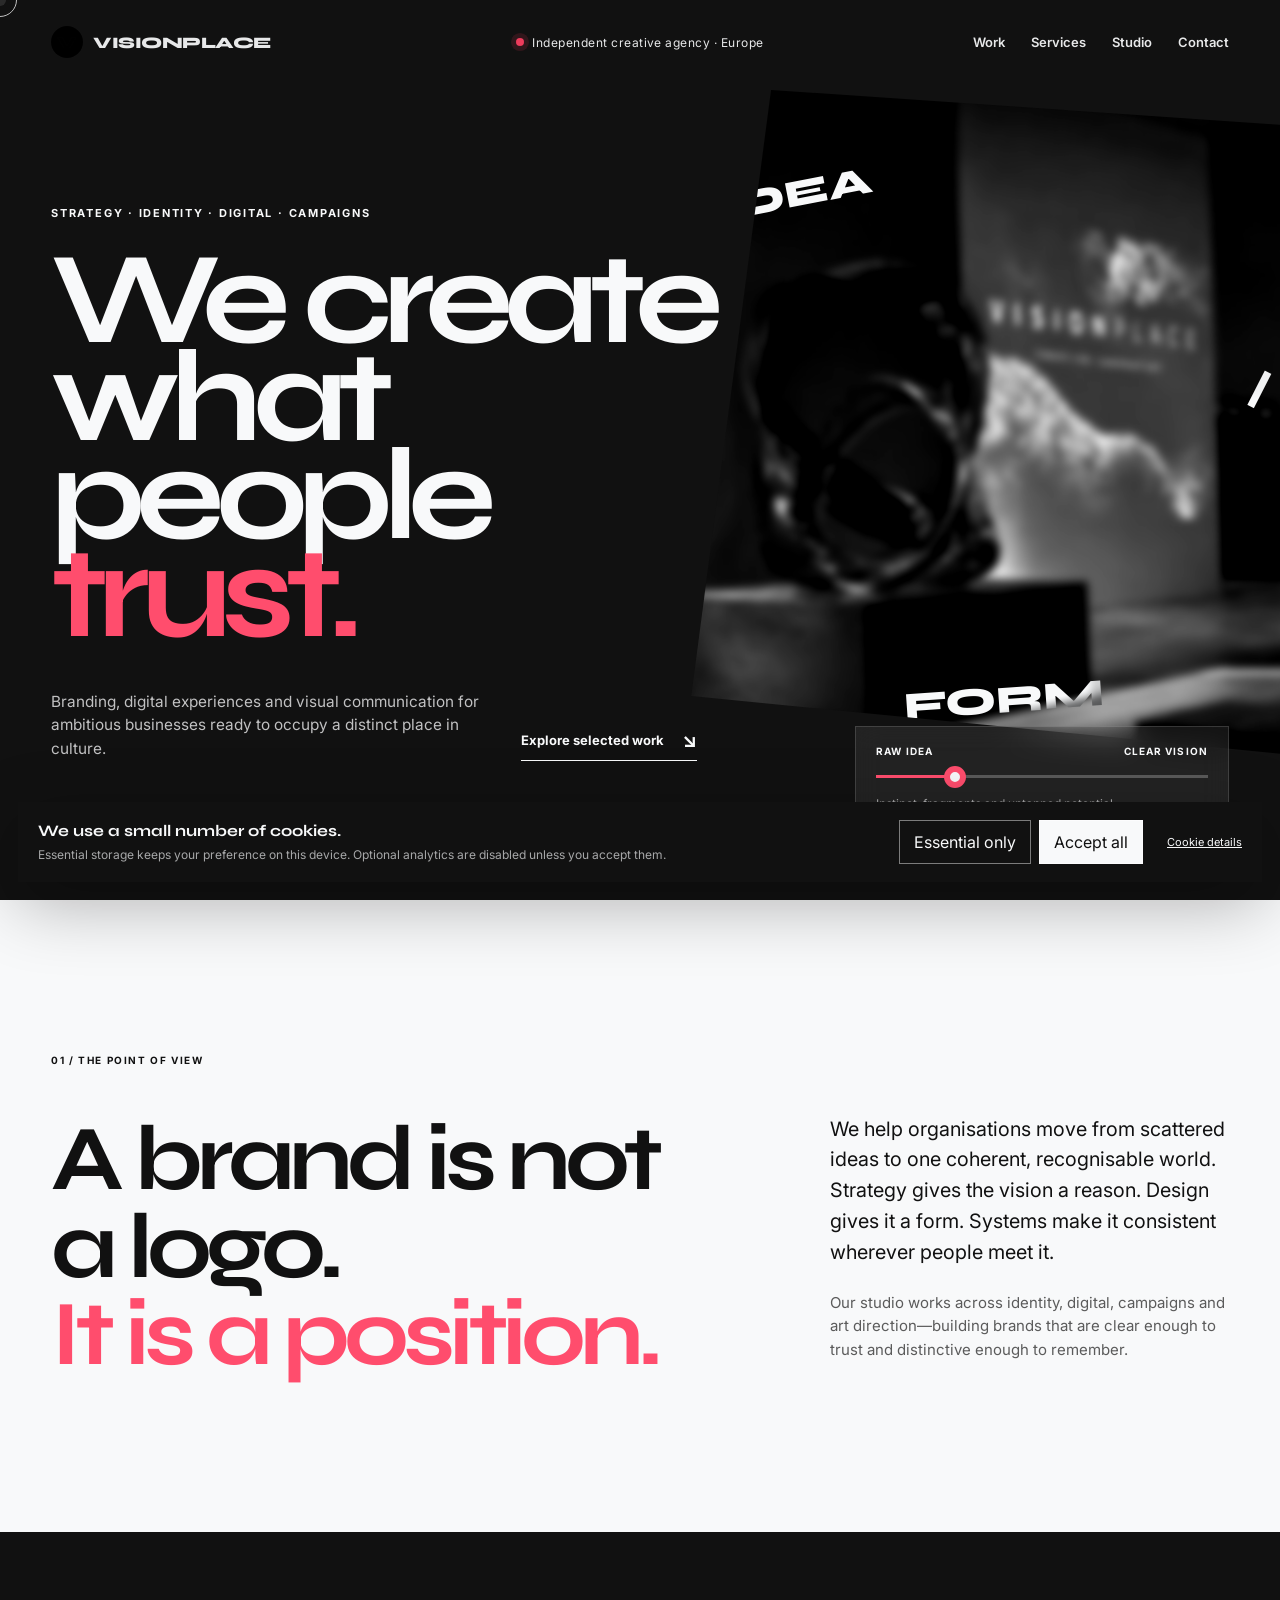
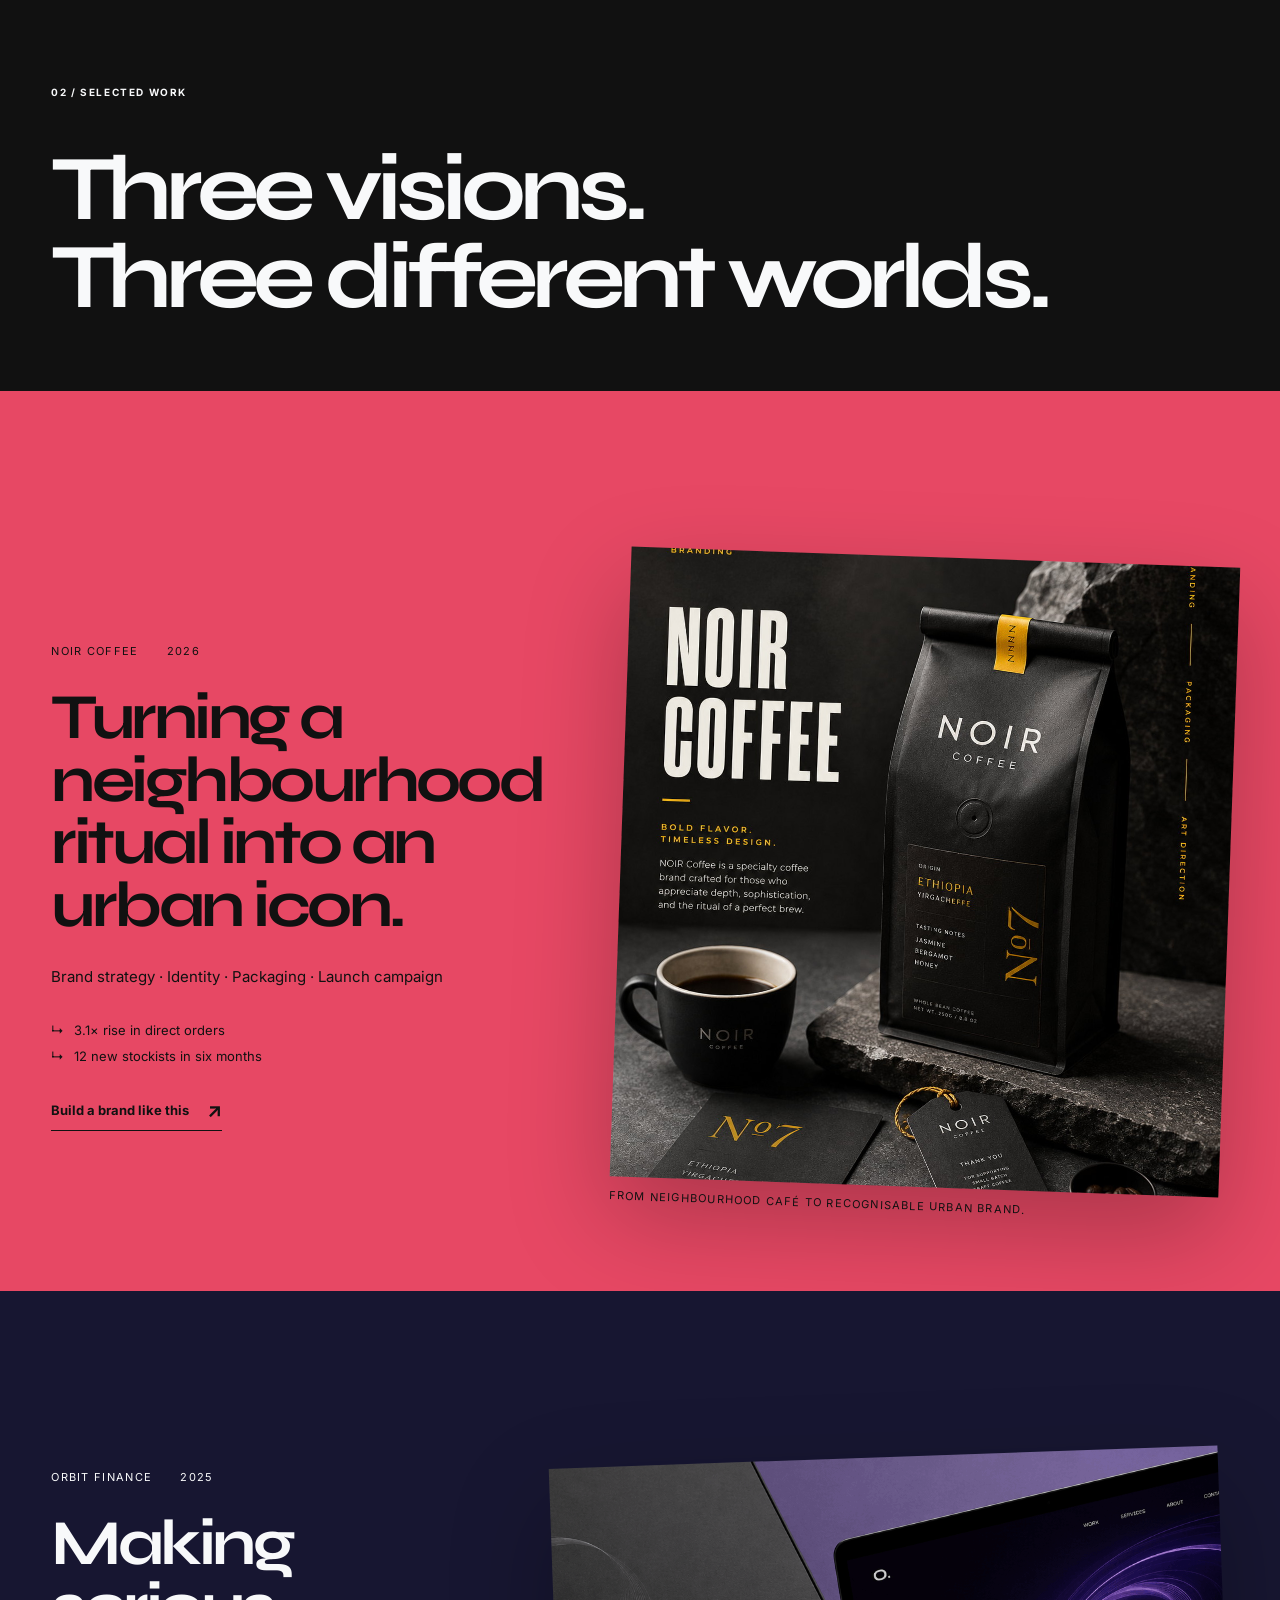
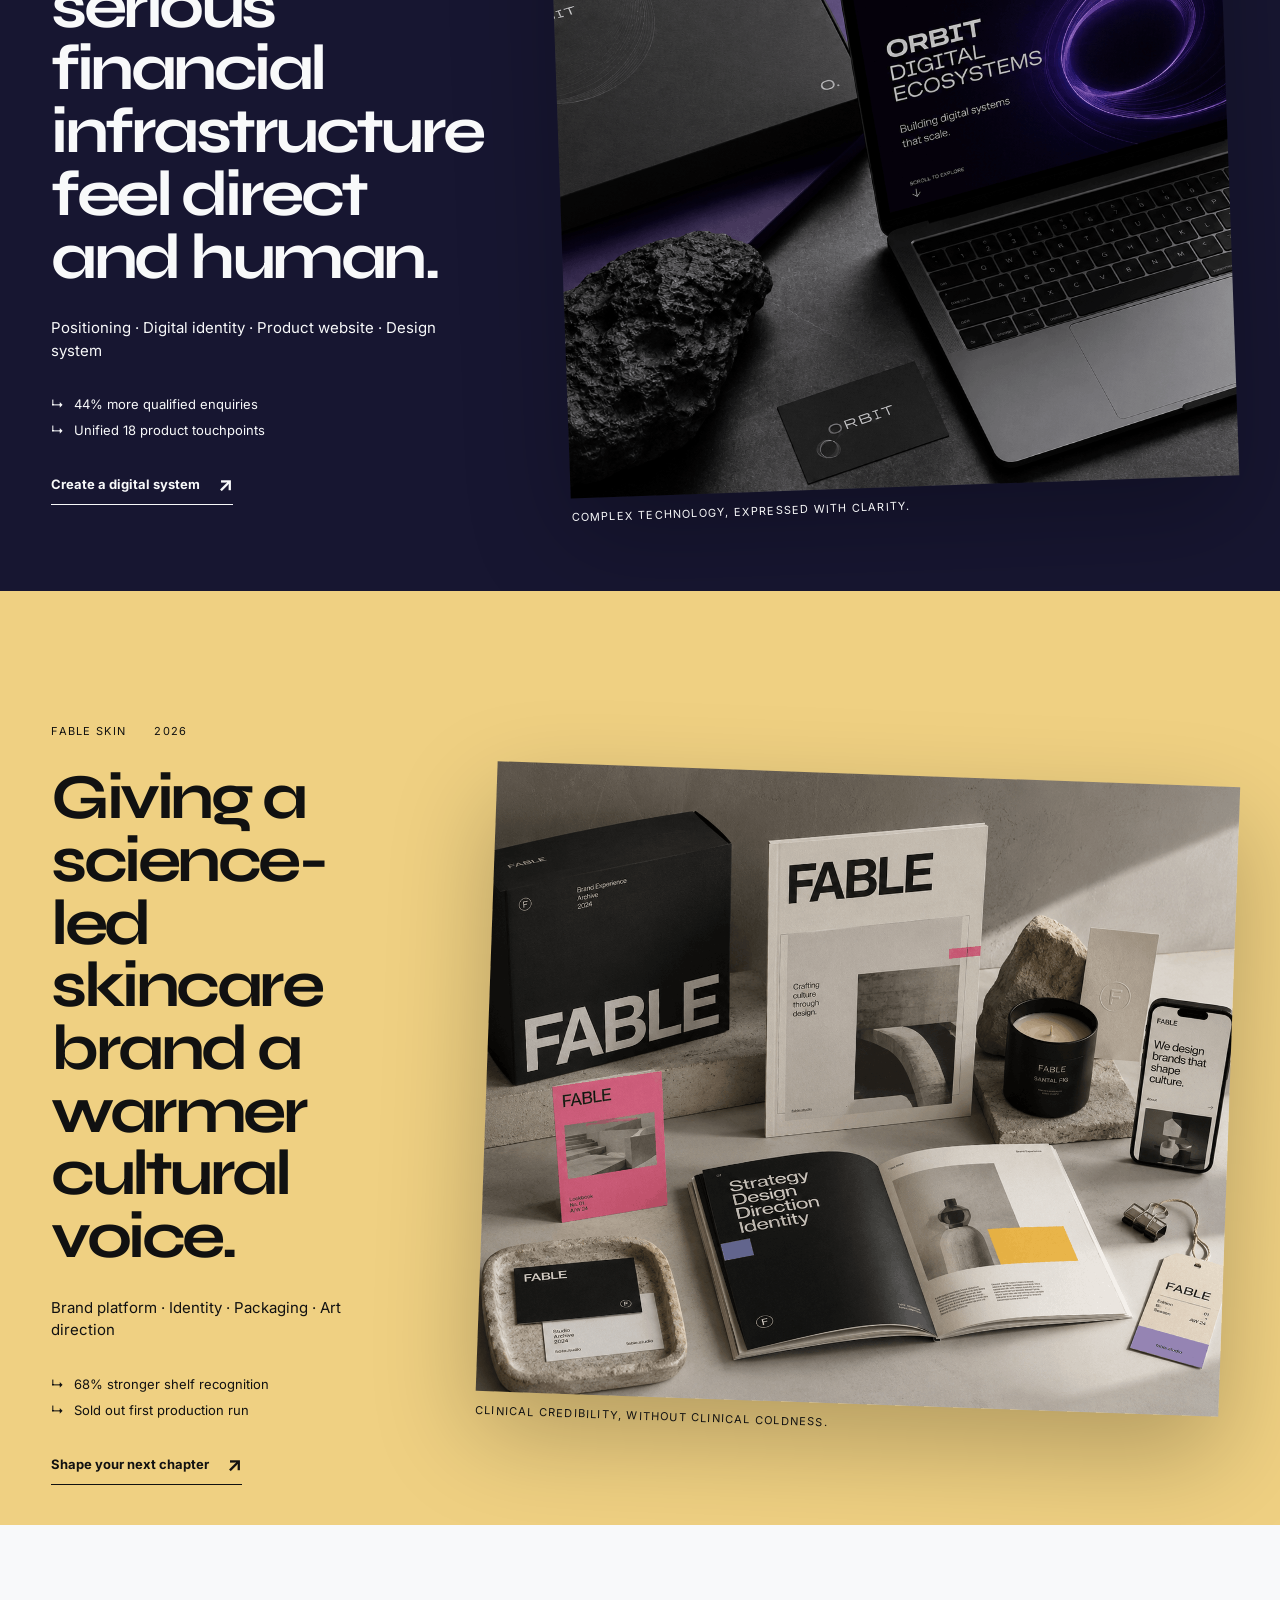
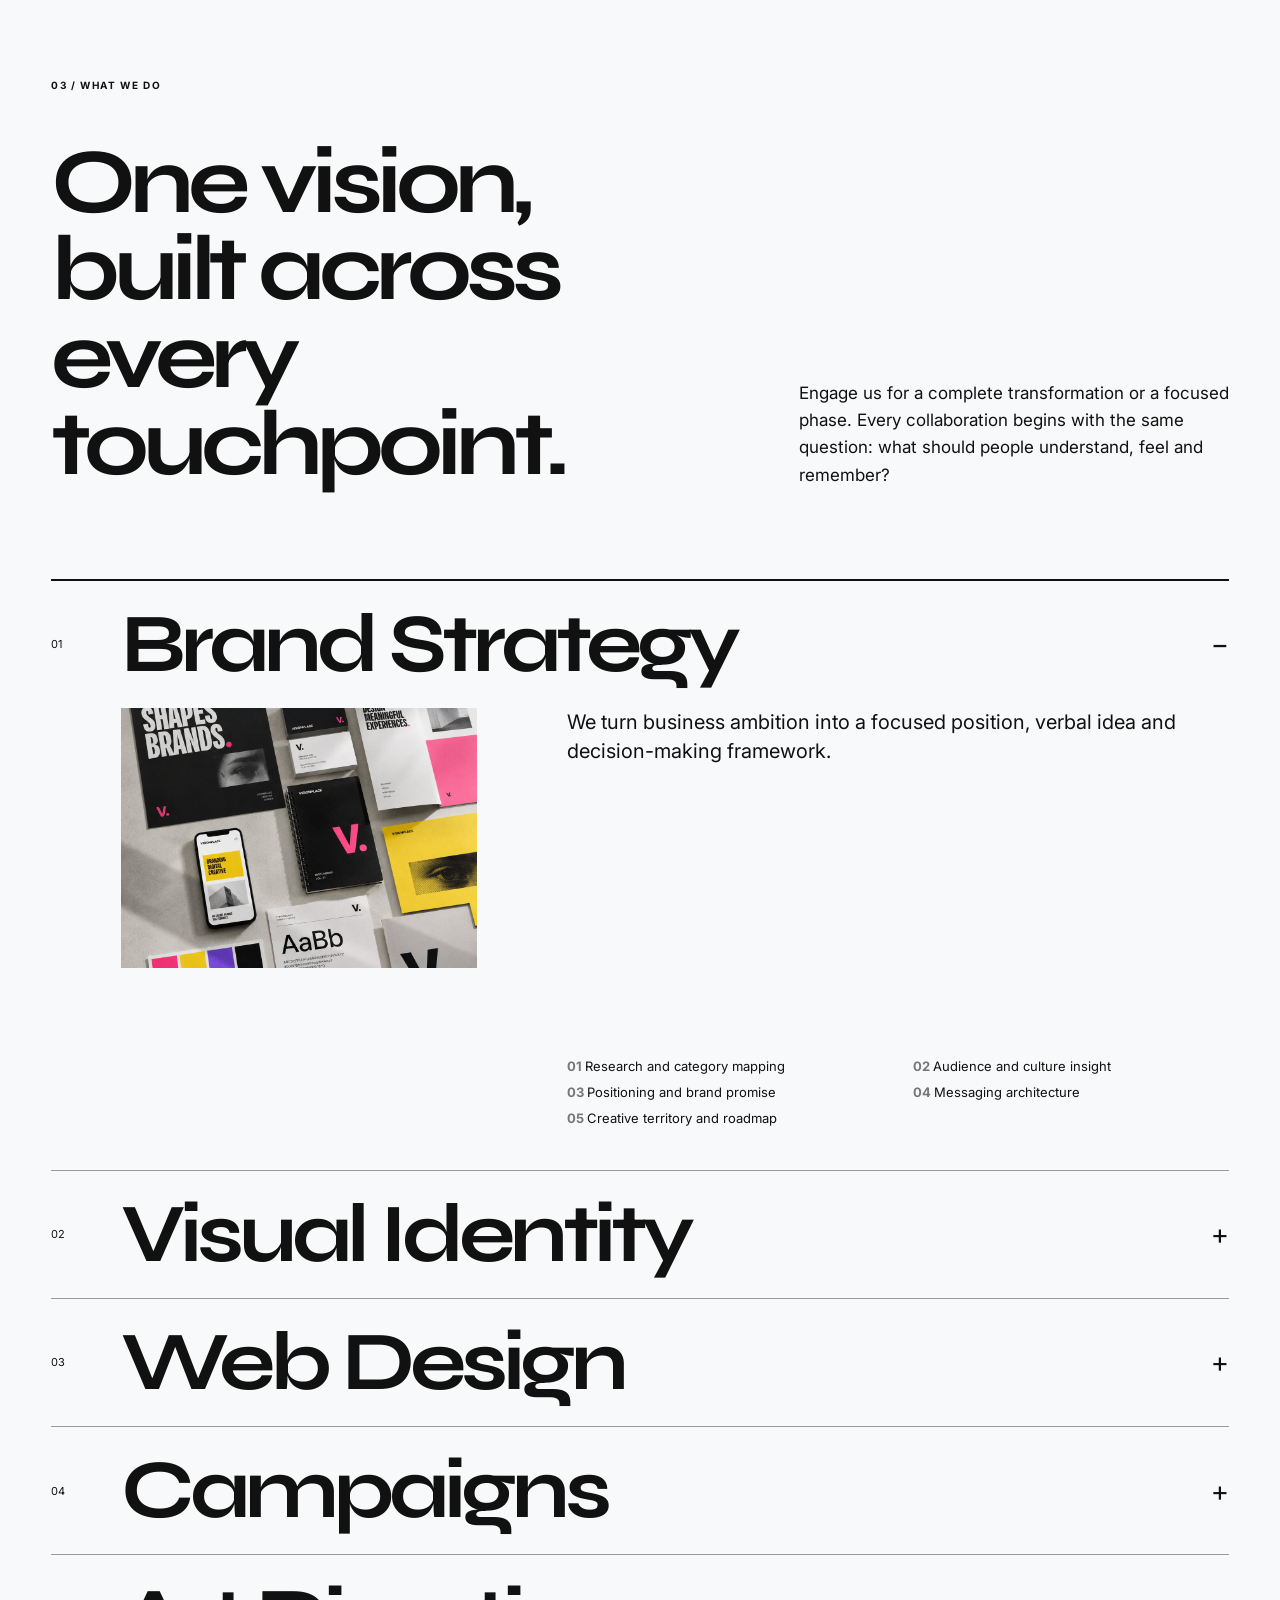
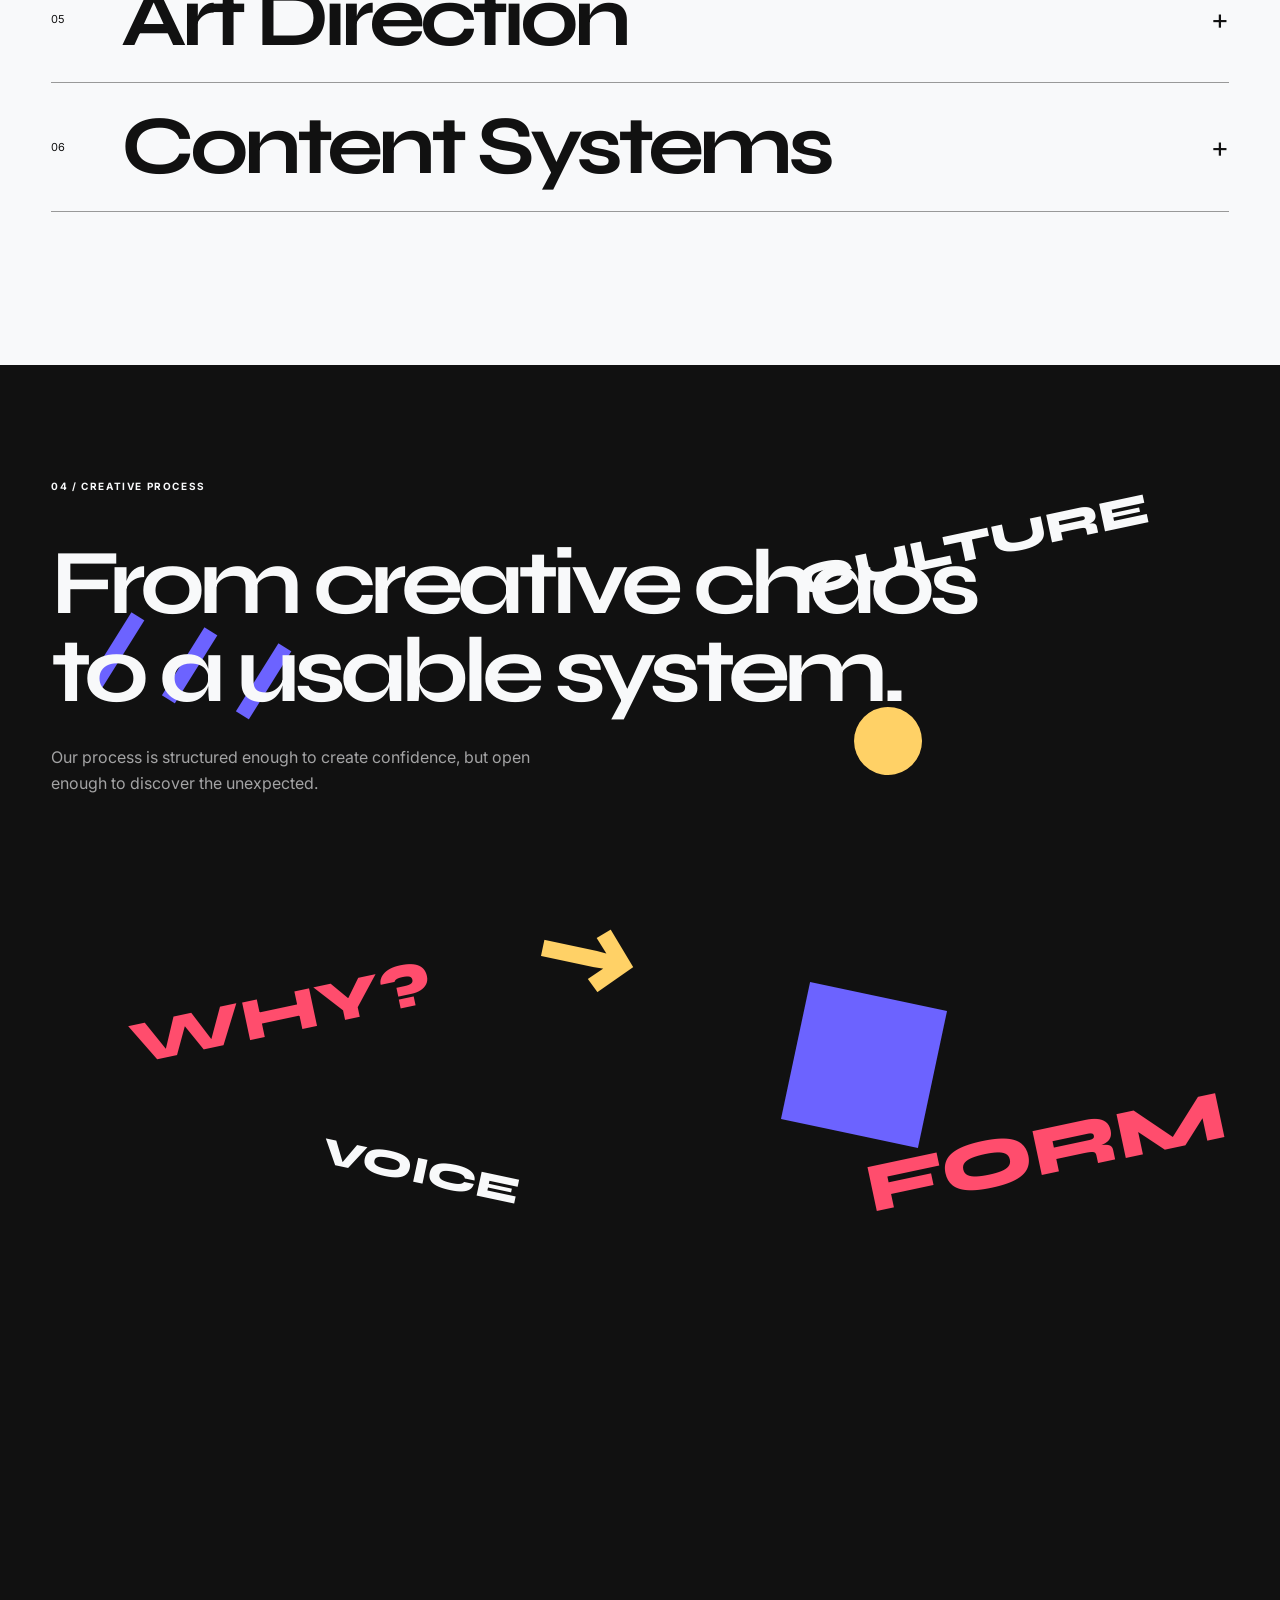
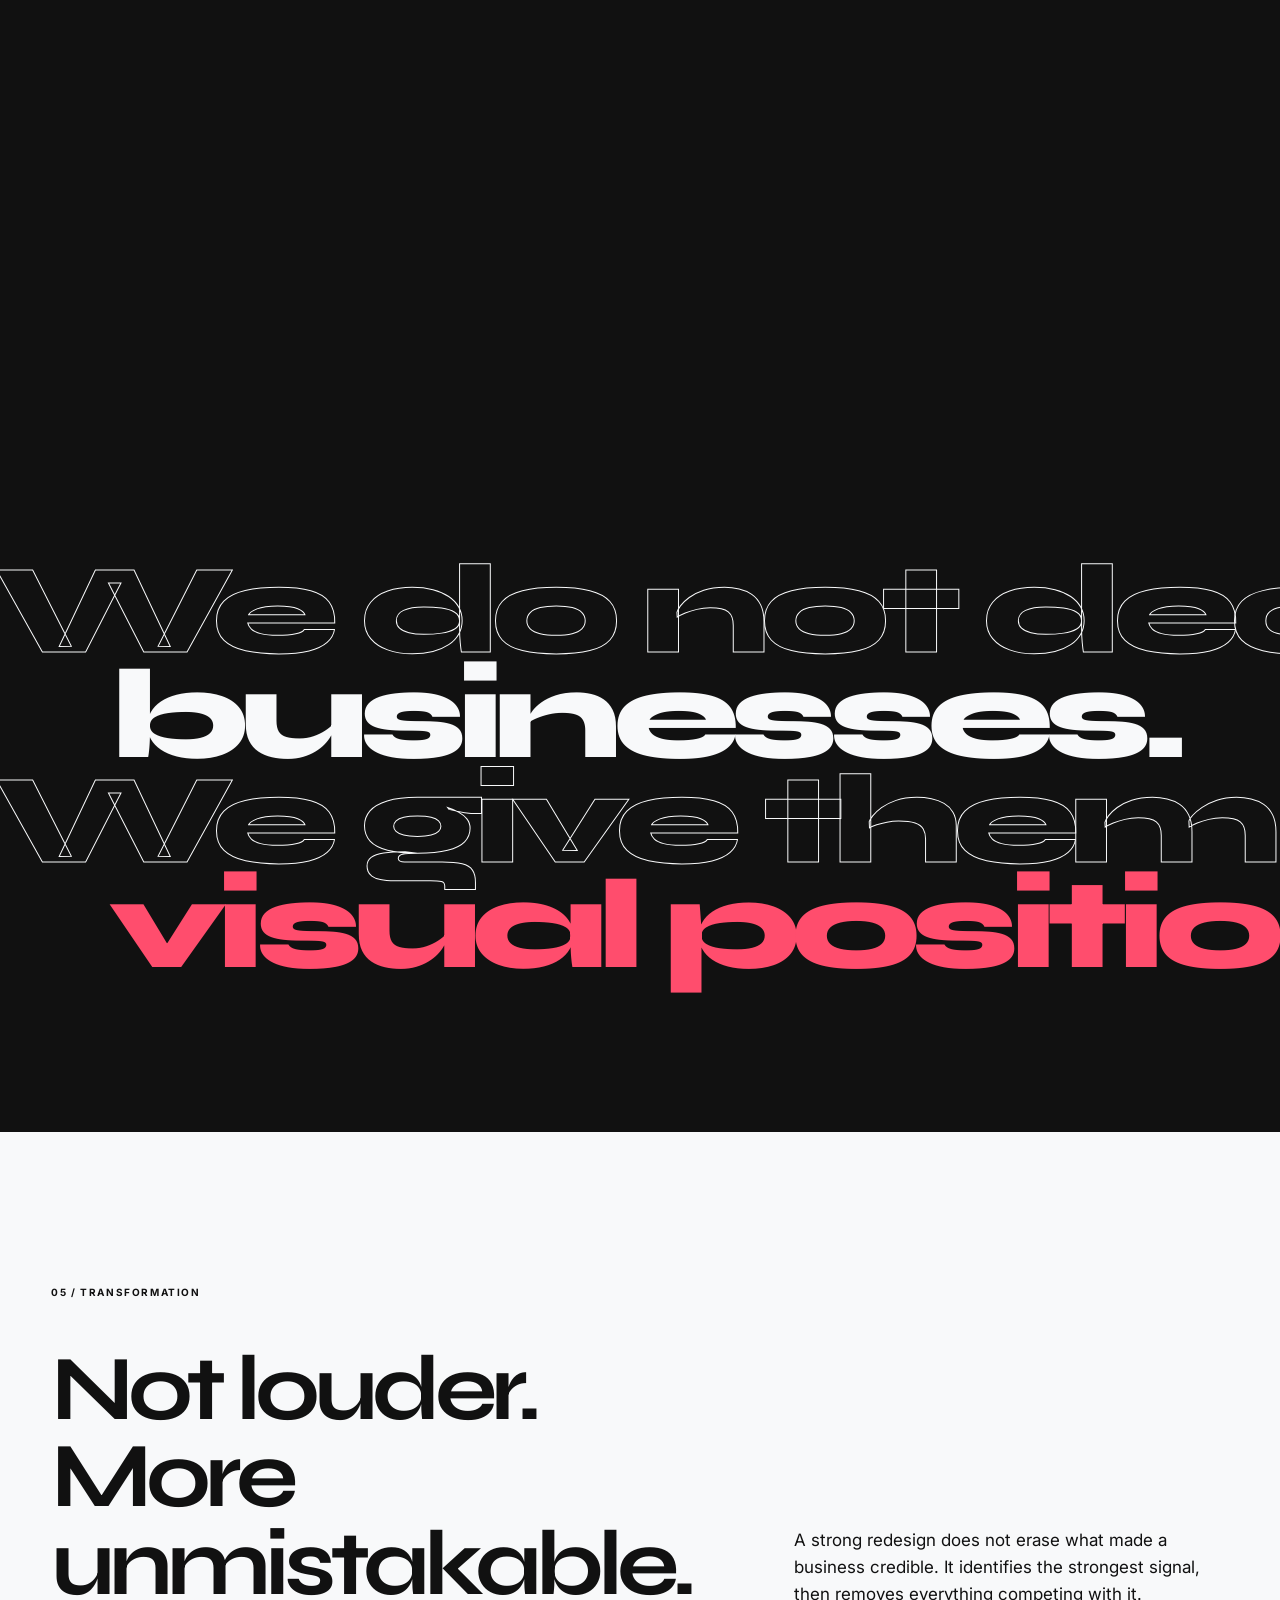
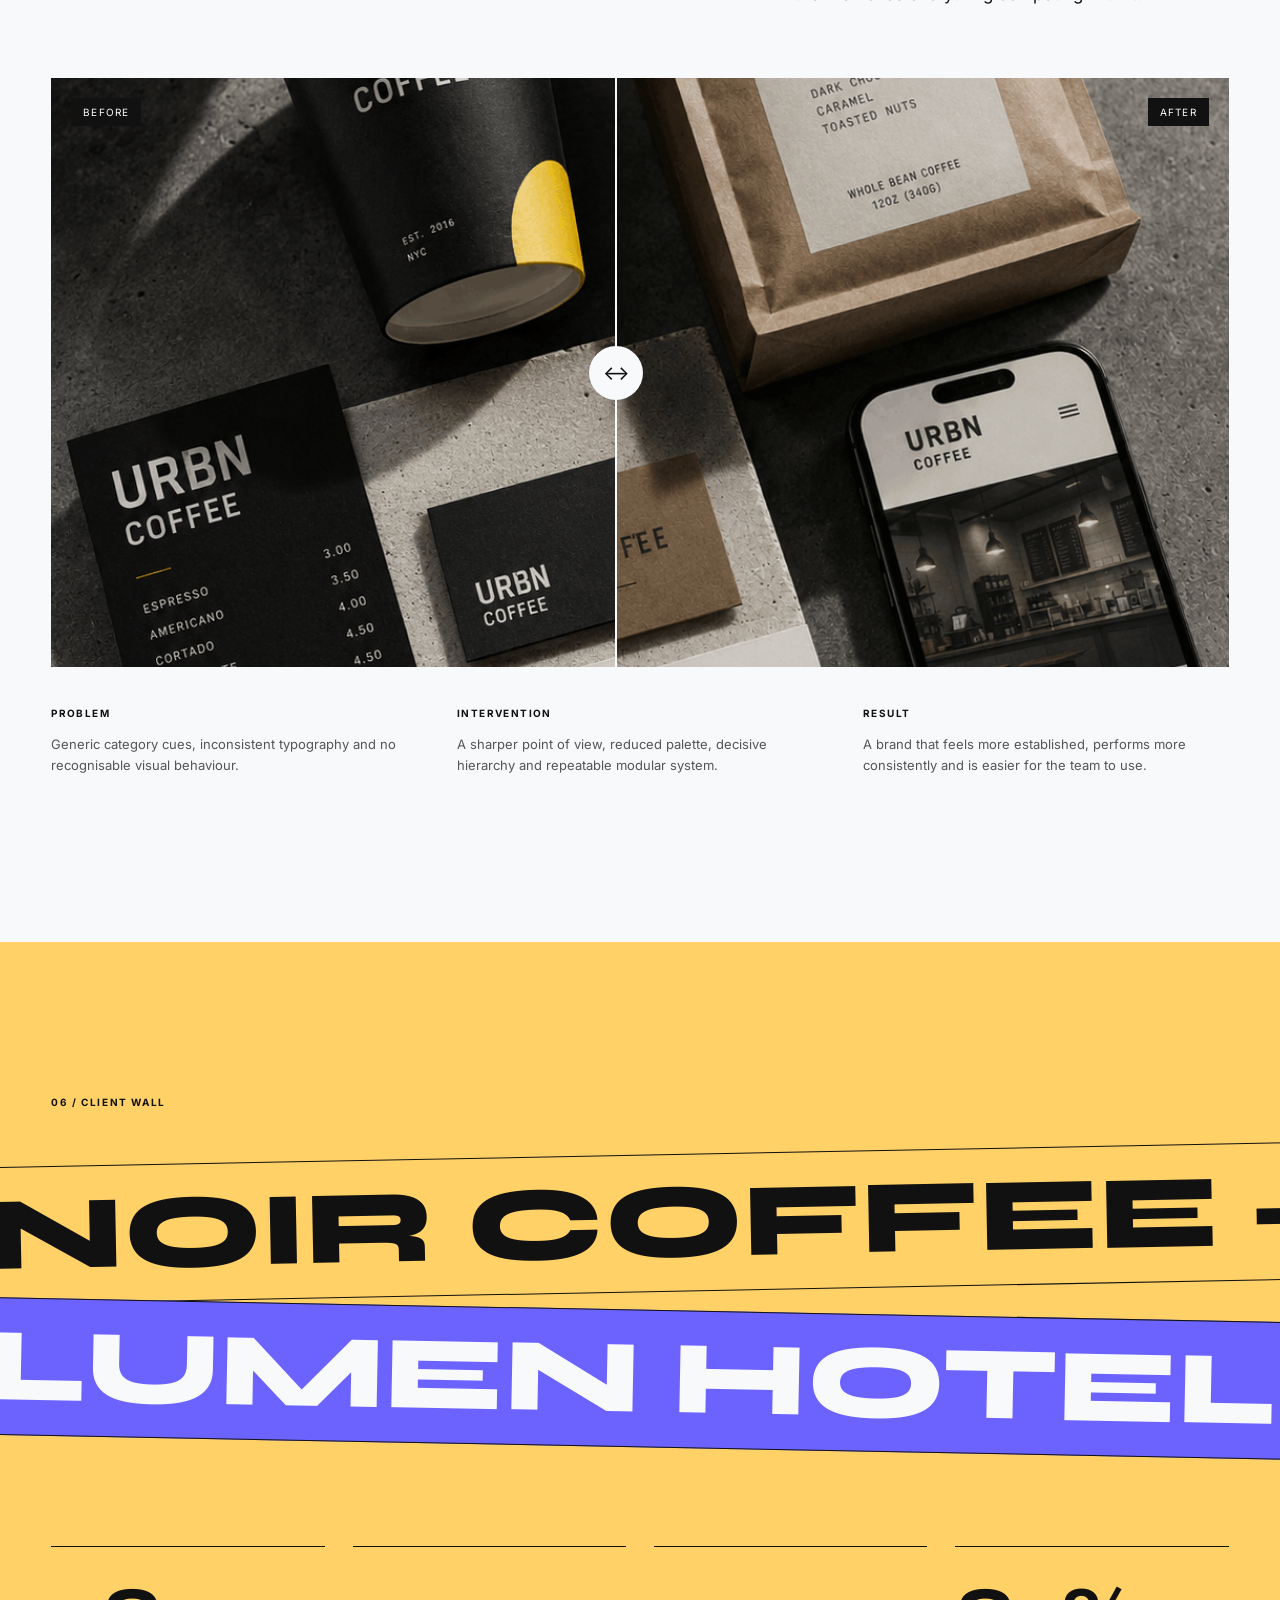
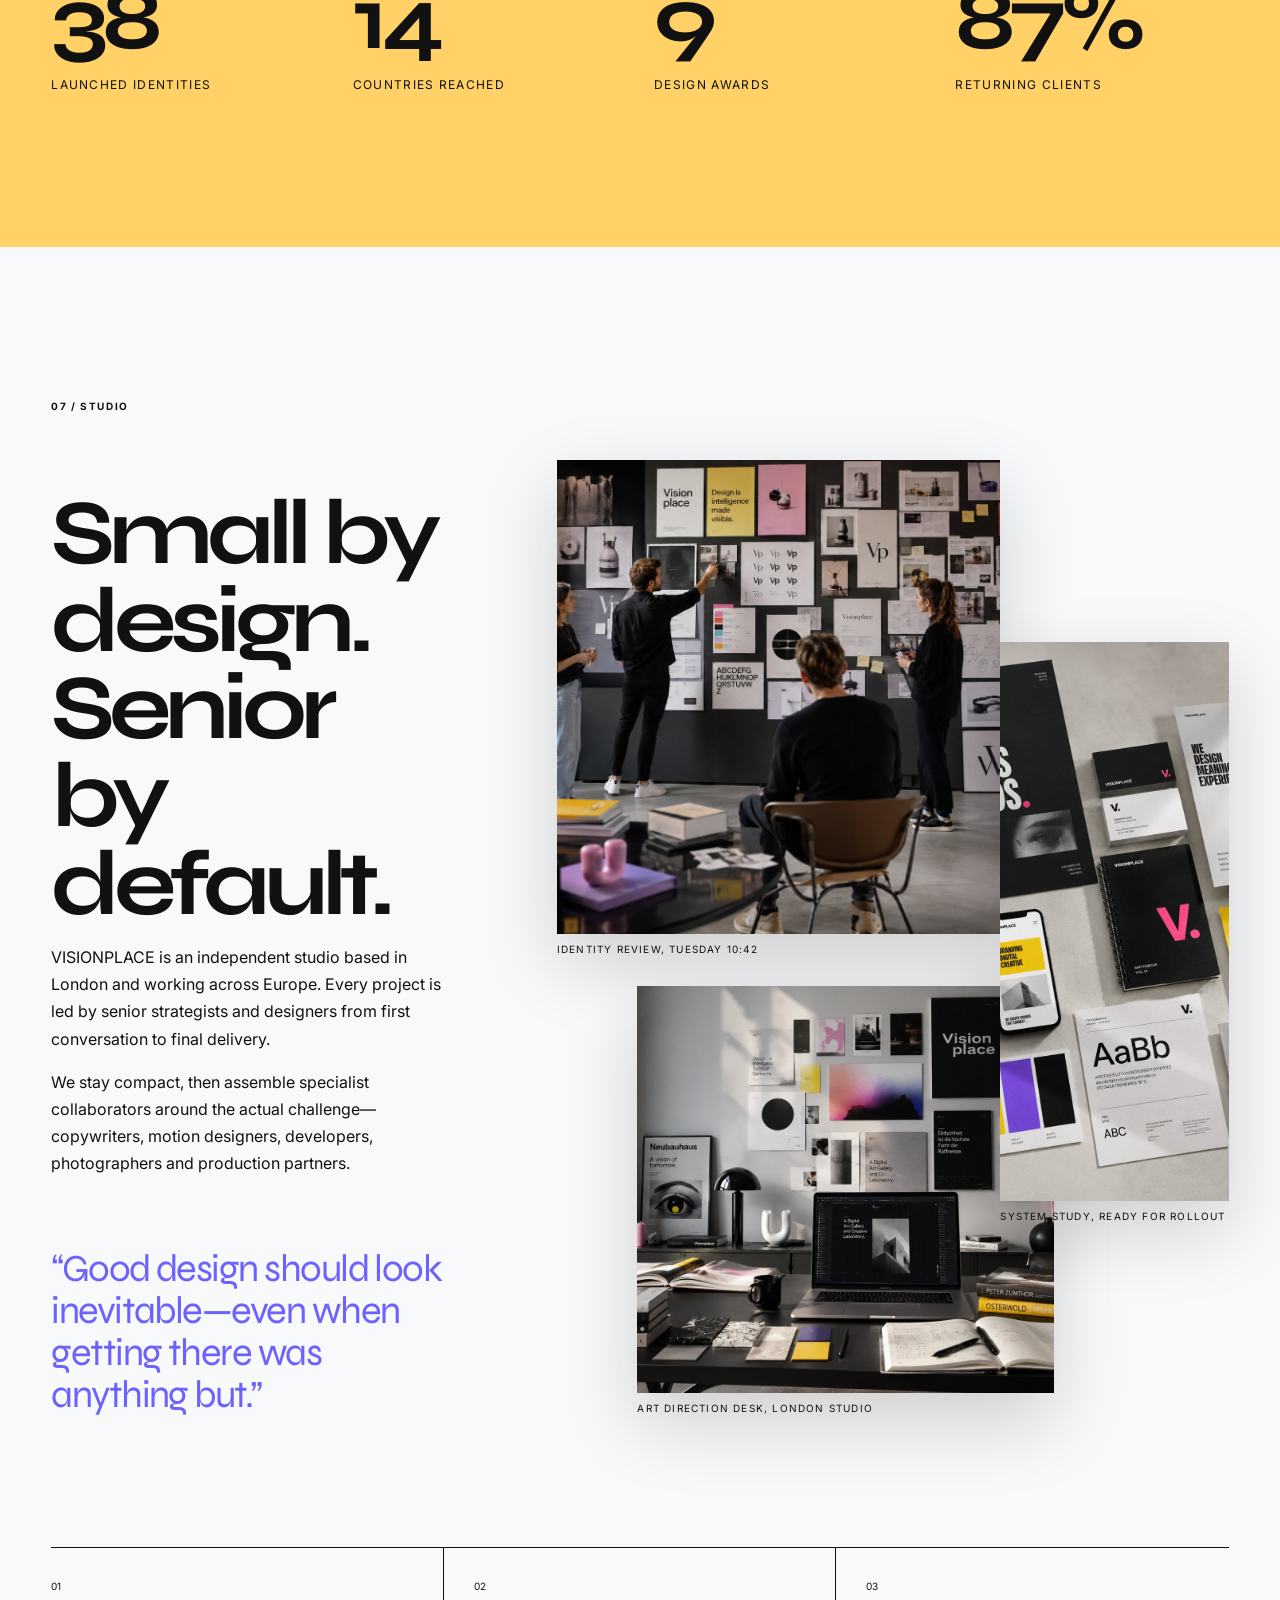
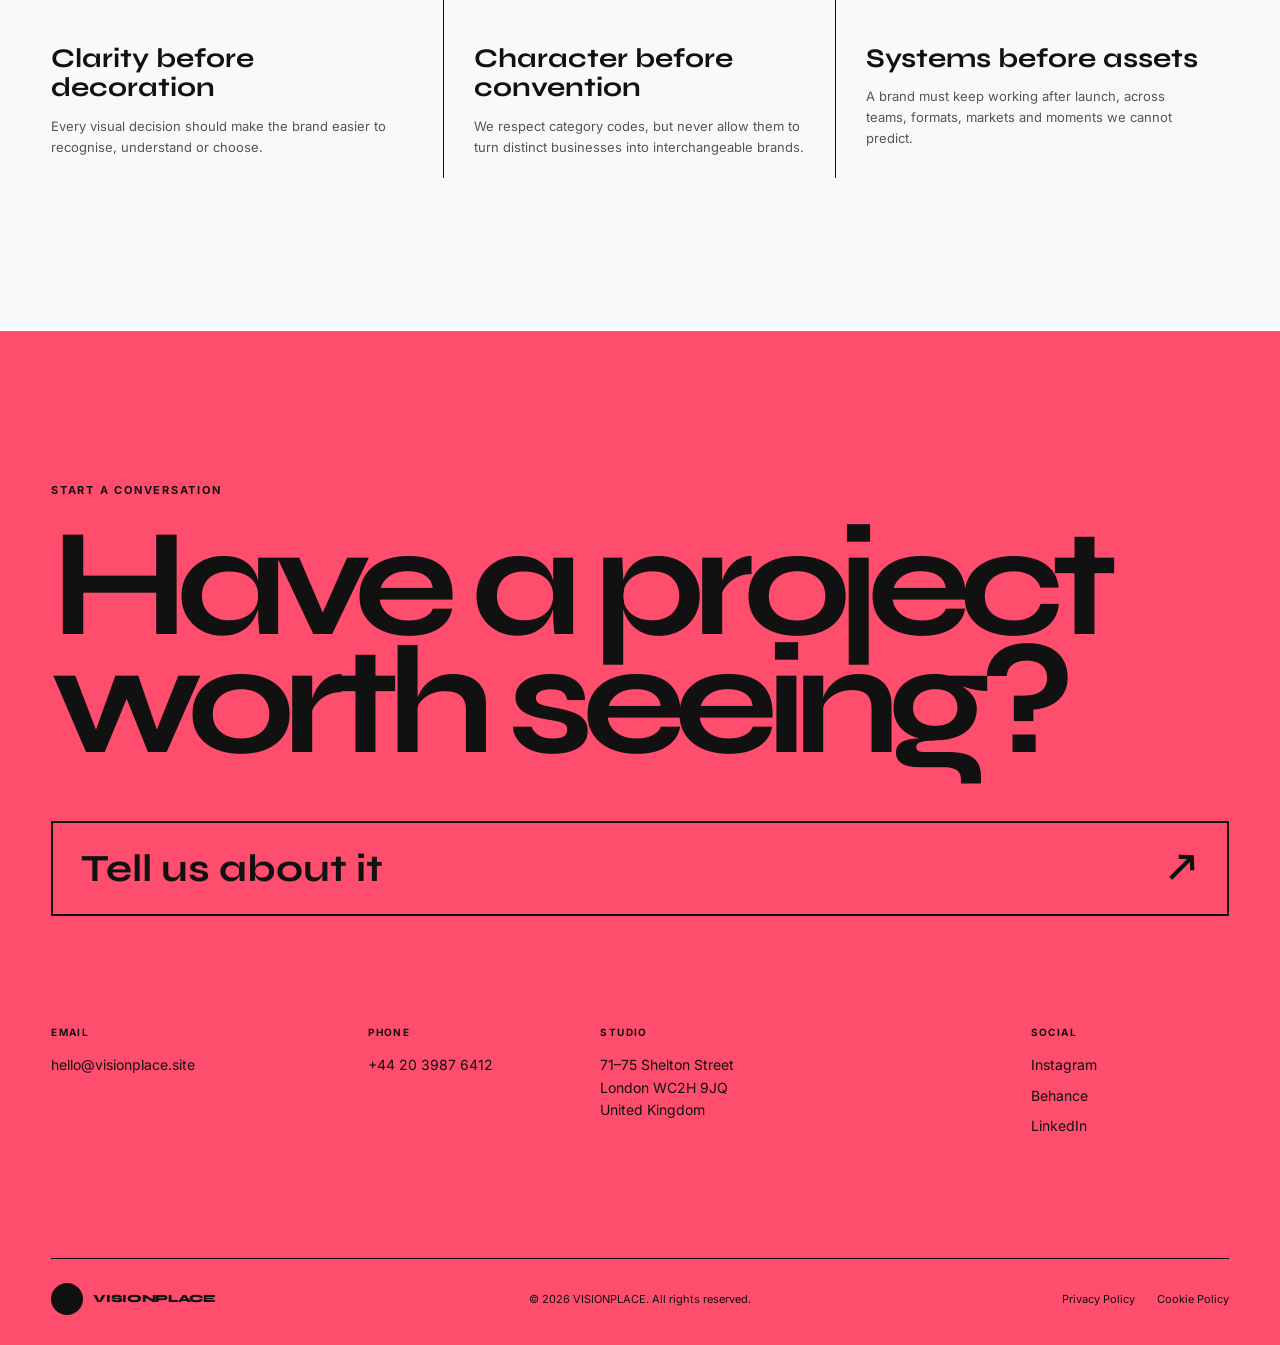
<file: index.html>
<!doctype html>
<html lang="en">
<head>
  <meta charset="utf-8">
  <meta name="viewport" content="width=device-width, initial-scale=1, viewport-fit=cover">
  <title>VISIONPLACE — Branding, Digital Design & Creative Direction</title>
  <meta name="description" content="VISIONPLACE is an independent European creative agency shaping brand strategy, visual identities, digital experiences, campaigns and content systems.">
  <meta name="keywords" content="creative agency, branding agency, visual identity, web design, art direction, campaign design, London design studio">
  <meta name="author" content="VISIONPLACE">
  <meta name="robots" content="index, follow, max-image-preview:large">
  <meta name="theme-color" content="#111111">
  <link rel="canonical" href="https://visionplace.site/">
  <link rel="icon" href="favicon.svg" type="image/svg+xml">
  <link rel="preconnect" href="https://fonts.googleapis.com">
  <link rel="preconnect" href="https://fonts.gstatic.com" crossorigin>
  <link href="https://fonts.googleapis.com/css2?family=Inter:wght@400;500;600;700&family=Syne:wght@500;600;700;800&display=swap" rel="stylesheet">
  <link rel="stylesheet" href="assets/styles.css">
  <meta property="og:type" content="website">
  <meta property="og:title" content="VISIONPLACE — Creative Vision Agency">
  <meta property="og:description" content="We turn raw ideas into clear, memorable visual worlds.">
  <meta property="og:url" content="https://visionplace.site/">
  <meta property="og:image" content="https://visionplace.site/assets/images/vision-gallery.jpg">
  <meta name="twitter:card" content="summary_large_image">
  <script type="application/ld+json">
  {
    "@context":"https://schema.org",
    "@type":"ProfessionalService",
    "name":"VISIONPLACE",
    "url":"https://visionplace.site/",
    "logo":"https://visionplace.site/favicon.svg",
    "image":"https://visionplace.site/assets/images/vision-gallery.jpg",
    "description":"Independent creative agency specialising in brand strategy, visual identity, web design, campaigns, art direction and content systems.",
    "email":"hello@visionplace.site",
    "telephone":"+44 20 3987 6412",
    "address":{"@type":"PostalAddress","streetAddress":"71–75 Shelton Street","addressLocality":"London","postalCode":"WC2H 9JQ","addressCountry":"GB"},
    "areaServed":["United Kingdom","Europe"],
    "priceRange":"£££"
  }
  </script>
</head>
<body>
  <div class="page-transition" aria-hidden="true"></div>
  <div class="cursor" aria-hidden="true"><span></span></div>
  <a class="skip-link" href="#main">Skip to content</a>

  <header class="site-header" data-header>
    <a class="brand magnetic" href="#top" aria-label="VISIONPLACE home">
      <span class="brand-mark" aria-hidden="true">V</span>
      <span>VISIONPLACE</span>
    </a>
    <p class="header-status"><span class="status-dot"></span> Independent creative agency · Europe</p>
    <nav class="desktop-nav" aria-label="Primary navigation">
      <a href="#work">Work</a>
      <a href="#services">Services</a>
      <a href="#studio">Studio</a>
      <a href="#contact">Contact</a>
    </nav>
    <button class="menu-toggle magnetic" type="button" aria-expanded="false" aria-controls="menu-panel" aria-label="Open menu">
      <span></span><span></span>
    </button>
  </header>

  <aside class="menu-panel" id="menu-panel" aria-hidden="true">
    <div class="menu-media" aria-hidden="true"></div>
    <nav class="menu-links" aria-label="Full screen navigation">
      <a href="#work" data-menu-color="#ff4d6d" data-menu-image="assets/images/vision-noir-coffee.jpg"><span>01</span> Work</a>
      <a href="#services" data-menu-color="#ffd166" data-menu-image="assets/images/vision-brand-system.jpg"><span>02</span> Services</a>
      <a href="#studio" data-menu-color="#6c63ff" data-menu-image="assets/images/vision-studio-review.jpg"><span>03</span> Studio</a>
      <a href="#contact" data-menu-color="#f8f9fa" data-menu-image="assets/images/vision-studio-desk.jpg"><span>04</span> Contact</a>
    </nav>
    <div class="menu-foot"><a href="mailto:hello@visionplace.site">hello@visionplace.site</a><span>London · Europe</span></div>
  </aside>

  <main id="main">
    <section class="hero" id="top" aria-labelledby="hero-title">
      <div class="hero-copy">
        <p class="eyebrow reveal">Strategy · Identity · Digital · Campaigns</p>
        <h1 id="hero-title" class="hero-title">
          <span class="reveal">We create</span>
          <span class="reveal">what people</span>
          <span class="word-line reveal"><span class="changing-word" data-words='["notice.","feel.","trust.","share.","remember."]'>remember.</span></span>
        </h1>
        <div class="hero-bottom reveal">
          <p>Branding, digital experiences and visual communication for ambitious businesses ready to occupy a distinct place in culture.</p>
          <a class="text-link magnetic" href="#work">Explore selected work <span>↘</span></a>
        </div>
      </div>

      <div class="hero-art" data-vision-art>
        <img src="assets/images/vision-gallery.jpg" alt="Immersive VISIONPLACE creative gallery with a sculptural glass form, projected identity graphics and dramatic pink and yellow light" width="1586" height="992" fetchpriority="high">
        <div class="vision-grid" aria-hidden="true"></div>
        <div class="vision-fragment fragment-a" aria-hidden="true">IDEA</div>
        <div class="vision-fragment fragment-b" aria-hidden="true">/ 01</div>
        <div class="vision-fragment fragment-c" aria-hidden="true">FORM</div>
      </div>

      <div class="vision-control reveal" aria-label="Vision mode">
        <div class="vision-labels"><span>RAW IDEA</span><span>CLEAR VISION</span></div>
        <label class="vision-slider">
          <span class="sr-only">Move from raw idea to clear vision</span>
          <input type="range" min="0" max="100" value="22" data-vision-range>
        </label>
        <p data-vision-caption>Instinct, fragments and untapped potential.</p>
      </div>
      <div class="scroll-note" aria-hidden="true"><span></span> Scroll to transform</div>
    </section>

    <section class="intro section-pad" aria-label="Agency introduction">
      <div class="section-index">01 / The point of view</div>
      <div class="intro-grid">
        <h2 class="display-copy reveal">A brand is not a logo.<br><em>It is a position.</em></h2>
        <div class="intro-text reveal">
          <p>We help organisations move from scattered ideas to one coherent, recognisable world. Strategy gives the vision a reason. Design gives it a form. Systems make it consistent wherever people meet it.</p>
          <p>Our studio works across identity, digital, campaigns and art direction—building brands that are clear enough to trust and distinctive enough to remember.</p>
        </div>
      </div>
    </section>

    <section class="work" id="work" aria-labelledby="work-title">
      <div class="work-head section-pad">
        <div class="section-index">02 / Selected work</div>
        <h2 id="work-title" class="section-title reveal">Three visions.<br>Three different worlds.</h2>
      </div>

      <article class="project project-noir" data-project-color="#ff4d6d">
        <div class="project-meta">
          <span>NOIR Coffee</span><span>2026</span>
          <h3>Turning a neighbourhood ritual into an urban icon.</h3>
          <p>Brand strategy · Identity · Packaging · Launch campaign</p>
          <ul><li>3.1× rise in direct orders</li><li>12 new stockists in six months</li></ul>
          <a href="#contact" class="project-link magnetic">Build a brand like this <span>↗</span></a>
        </div>
        <figure class="project-visual">
          <img src="assets/images/vision-noir-coffee.jpg" alt="Premium NOIR Coffee packaging system presented in a dark editorial still life with yellow accents" width="1122" height="1402" loading="lazy">
          <figcaption>From neighbourhood café to recognisable urban brand.</figcaption>
        </figure>
      </article>

      <article class="project project-orbit" data-project-color="#6c63ff">
        <div class="project-meta">
          <span>Orbit Finance</span><span>2025</span>
          <h3>Making serious financial infrastructure feel direct and human.</h3>
          <p>Positioning · Digital identity · Product website · Design system</p>
          <ul><li>44% more qualified enquiries</li><li>Unified 18 product touchpoints</li></ul>
          <a href="#contact" class="project-link magnetic">Create a digital system <span>↗</span></a>
        </div>
        <figure class="project-visual">
          <img src="assets/images/work-orbit.jpg" alt="Digital finance identity with dark blue, chrome and violet visual language" width="1600" height="1000" loading="lazy">
          <figcaption>Complex technology, expressed with clarity.</figcaption>
        </figure>
      </article>

      <article class="project project-fable" data-project-color="#ffd166">
        <div class="project-meta">
          <span>Fable Skin</span><span>2026</span>
          <h3>Giving a science-led skincare brand a warmer cultural voice.</h3>
          <p>Brand platform · Identity · Packaging · Art direction</p>
          <ul><li>68% stronger shelf recognition</li><li>Sold out first production run</li></ul>
          <a href="#contact" class="project-link magnetic">Shape your next chapter <span>↗</span></a>
        </div>
        <figure class="project-visual">
          <img src="assets/images/work-fable.jpg" alt="Skincare packaging still life with warm materials and bold colour accents" width="1600" height="1000" loading="lazy">
          <figcaption>Clinical credibility, without clinical coldness.</figcaption>
        </figure>
      </article>
    </section>

    <section class="services section-pad" id="services" aria-labelledby="services-title">
      <div class="section-index">03 / What we do</div>
      <div class="services-head">
        <h2 id="services-title" class="section-title reveal">One vision,<br>built across every touchpoint.</h2>
        <p class="reveal">Engage us for a complete transformation or a focused phase. Every collaboration begins with the same question: what should people understand, feel and remember?</p>
      </div>
      <div class="service-list">
        <article class="service-row is-open" data-accent="#ff4d6d">
          <button type="button" aria-expanded="true"><span class="service-num">01</span><span class="service-name">Brand Strategy</span><span class="service-plus">−</span></button>
          <div class="service-detail">
            <div class="service-image"><img src="assets/images/vision-brand-system.jpg" alt="VISIONPLACE brand identity system with printed matter, typography, mobile interface and colour studies" width="1122" height="1402" loading="lazy"></div>
            <p>We turn business ambition into a focused position, verbal idea and decision-making framework.</p>
            <ol><li>Research and category mapping</li><li>Audience and culture insight</li><li>Positioning and brand promise</li><li>Messaging architecture</li><li>Creative territory and roadmap</li></ol>
          </div>
        </article>
        <article class="service-row" data-accent="#ffd166">
          <button type="button" aria-expanded="false"><span class="service-num">02</span><span class="service-name">Visual Identity</span><span class="service-plus">+</span></button>
          <div class="service-detail">
            <div class="service-image"><img src="assets/images/vision-brand-system.jpg" alt="Distinctive VISIONPLACE visual identity system across editorial, print and digital touchpoints" width="1122" height="1402" loading="lazy"></div>
            <p>We create recognisable identity systems that retain character from a six-metre billboard to a sixteen-pixel icon.</p>
            <ol><li>Logo and symbol systems</li><li>Typography and colour</li><li>Graphic language and motion</li><li>Photography and illustration direction</li><li>Guidelines and rollout templates</li></ol>
          </div>
        </article>
        <article class="service-row" data-accent="#6c63ff">
          <button type="button" aria-expanded="false"><span class="service-num">03</span><span class="service-name">Web Design</span><span class="service-plus">+</span></button>
          <div class="service-detail">
            <div class="service-image"><img src="assets/images/work-orbit.jpg" alt="Digital product interface and website design system" loading="lazy"></div>
            <p>We translate the brand into fast, accessible and expressive digital experiences built around real user decisions.</p>
            <ol><li>Information architecture</li><li>UX flows and content hierarchy</li><li>Interface and motion design</li><li>Responsive design systems</li><li>Developer handoff and quality review</li></ol>
          </div>
        </article>
        <article class="service-row" data-accent="#ff4d6d">
          <button type="button" aria-expanded="false"><span class="service-num">04</span><span class="service-name">Campaigns</span><span class="service-plus">+</span></button>
          <div class="service-detail">
            <div class="service-image"><img src="assets/images/work-fable.jpg" alt="Campaign art direction and product visual concept" loading="lazy"></div>
            <p>We develop campaign ideas that connect one clear message with the visual energy to travel across channels.</p>
            <ol><li>Campaign platform and concept</li><li>Key visual and copy direction</li><li>Social, outdoor and digital formats</li><li>Launch toolkits</li><li>Performance-informed iteration</li></ol>
          </div>
        </article>
        <article class="service-row" data-accent="#ffd166">
          <button type="button" aria-expanded="false"><span class="service-num">05</span><span class="service-name">Art Direction</span><span class="service-plus">+</span></button>
          <div class="service-detail">
            <div class="service-image"><img src="assets/images/vision-studio-review.jpg" alt="VISIONPLACE creative team reviewing typography, packaging and art direction on a working studio wall" width="1586" height="992" loading="lazy"></div>
            <p>We define and direct the visual behaviour of a brand across photography, film, illustration and spatial expression.</p>
            <ol><li>Creative direction</li><li>Production partner selection</li><li>Shot lists and styling systems</li><li>On-set direction</li><li>Post-production review</li></ol>
          </div>
        </article>
        <article class="service-row" data-accent="#6c63ff">
          <button type="button" aria-expanded="false"><span class="service-num">06</span><span class="service-name">Content Systems</span><span class="service-plus">+</span></button>
          <div class="service-detail">
            <div class="service-image"><img src="assets/images/vision-studio-desk.jpg" alt="Creative director workspace with visual references, layout studies, materials and an active design system" width="1586" height="992" loading="lazy"></div>
            <p>We give internal teams a flexible set of formats, rules and tools for producing coherent content at speed.</p>
            <ol><li>Channel and format strategy</li><li>Modular templates</li><li>Editorial principles</li><li>Motion and social systems</li><li>Team training and governance</li></ol>
          </div>
        </article>
      </div>
    </section>

    <section class="process" id="process" aria-labelledby="process-title">
      <div class="process-sticky">
        <div class="process-copy section-pad">
          <div class="section-index">04 / Creative process</div>
          <h2 id="process-title" class="section-title reveal">From creative chaos<br>to a usable system.</h2>
          <p>Our process is structured enough to create confidence, but open enough to discover the unexpected.</p>
        </div>
        <div class="chaos-field" aria-hidden="true">
          <span class="chaos-item c1">WHY?</span><span class="chaos-item c2">→</span><span class="chaos-item c3">CULTURE</span><span class="chaos-item c4"></span><span class="chaos-item c5">FORM</span><span class="chaos-item c6">/ / /</span><span class="chaos-item c7"></span><span class="chaos-item c8">VOICE</span>
        </div>
        <div class="process-steps">
          <article><span>01</span><h3>Discover</h3><p>We listen, audit and map the context before making a mark.</p></article>
          <article><span>02</span><h3>Define</h3><p>We focus the strategy into a distinct, defensible creative territory.</p></article>
          <article><span>03</span><h3>Design</h3><p>We build the identity through real applications, not isolated assets.</p></article>
          <article><span>04</span><h3>Deliver</h3><p>We equip teams with the tools, files and confidence to use it well.</p></article>
        </div>
      </div>
    </section>

    <section class="statement" aria-label="Agency statement">
      <p class="statement-line outline">We do not decorate</p>
      <p class="statement-line solid">businesses.</p>
      <p class="statement-line outline">We give them a</p>
      <p class="statement-line accent">visual position.</p>
    </section>

    <section class="before-after section-pad" aria-labelledby="ba-title">
      <div class="section-index">05 / Transformation</div>
      <div class="ba-head">
        <h2 id="ba-title" class="section-title reveal">Not louder.<br>More unmistakable.</h2>
        <p class="reveal">A strong redesign does not erase what made a business credible. It identifies the strongest signal, then removes everything competing with it.</p>
      </div>
      <div class="compare" data-compare>
        <img class="compare-base" src="assets/images/brand-after.jpg" alt="Coherent redesigned brand with structured typography and bold visual system" width="1600" height="1000" loading="lazy">
        <div class="compare-before" data-compare-before><img src="assets/images/brand-before.jpg" alt="Original brand with inconsistent layout and weak hierarchy" width="1600" height="1000" loading="lazy"></div>
        <div class="compare-line" data-compare-line><span>↔</span></div>
        <input type="range" min="0" max="100" value="48" aria-label="Compare brand before and after" data-compare-range>
        <div class="compare-label before-label">Before</div><div class="compare-label after-label">After</div>
      </div>
      <div class="ba-details">
        <div><span>Problem</span><p>Generic category cues, inconsistent typography and no recognisable visual behaviour.</p></div>
        <div><span>Intervention</span><p>A sharper point of view, reduced palette, decisive hierarchy and repeatable modular system.</p></div>
        <div><span>Result</span><p>A brand that feels more established, performs more consistently and is easier for the team to use.</p></div>
      </div>
    </section>

    <section class="clients" aria-labelledby="clients-title">
      <div class="clients-head section-pad">
        <div class="section-index">06 / Client wall</div>
        <h2 id="clients-title" class="sr-only">Clients and studio metrics</h2>
      </div>
      <div class="marquee" aria-label="Selected client names"><div class="marquee-track">NOIR COFFEE · ORBIT FINANCE · FABLE SKIN · AER STUDIO · NORTHLINE · FIELD NOTES · NOIR COFFEE · ORBIT FINANCE · FABLE SKIN · AER STUDIO · NORTHLINE · FIELD NOTES ·</div></div>
      <div class="marquee reverse" aria-hidden="true"><div class="marquee-track">LUMEN HOTELS · MODE OBJECTS · KINDRED LABS · HALO HEALTH · SECOND NATURE · LUMEN HOTELS · MODE OBJECTS · KINDRED LABS · HALO HEALTH · SECOND NATURE ·</div></div>
      <div class="metrics section-pad">
        <article><strong>38</strong><span>launched identities</span></article>
        <article><strong>14</strong><span>countries reached</span></article>
        <article><strong>9</strong><span>design awards</span></article>
        <article><strong>87%</strong><span>returning clients</span></article>
      </div>
    </section>

    <section class="studio section-pad" id="studio" aria-labelledby="studio-title">
      <div class="section-index">07 / Studio</div>
      <div class="studio-layout">
        <div class="studio-copy">
          <h2 id="studio-title" class="section-title reveal">Small by design.<br>Senior by default.</h2>
          <p class="reveal">VISIONPLACE is an independent studio based in London and working across Europe. Every project is led by senior strategists and designers from first conversation to final delivery.</p>
          <p class="reveal">We stay compact, then assemble specialist collaborators around the actual challenge—copywriters, motion designers, developers, photographers and production partners.</p>
          <blockquote class="reveal">“Good design should look inevitable—even when getting there was anything but.”</blockquote>
        </div>
        <div class="studio-gallery">
          <figure class="studio-image studio-image-a reveal"><img src="assets/images/vision-studio-review.jpg" alt="VISIONPLACE creative team reviewing a wall of identity concepts, typography and product imagery" width="1586" height="992" loading="lazy"><figcaption>Identity review, Tuesday 10:42</figcaption></figure>
          <figure class="studio-image studio-image-b reveal"><img src="assets/images/vision-studio-desk.jpg" alt="Art director workspace with an open laptop, editorial references, materials, typography books and sketches" width="1586" height="992" loading="lazy"><figcaption>Art direction desk, London studio</figcaption></figure>
          <figure class="studio-image studio-image-c reveal"><img src="assets/images/vision-brand-system.jpg" alt="VISIONPLACE identity system shown across printed matter, a mobile interface, colour swatches and typography specimens" width="1122" height="1402" loading="lazy"><figcaption>System study, ready for rollout</figcaption></figure>
        </div>
      </div>
      <div class="principles">
        <article><span>01</span><h3>Clarity before decoration</h3><p>Every visual decision should make the brand easier to recognise, understand or choose.</p></article>
        <article><span>02</span><h3>Character before convention</h3><p>We respect category codes, but never allow them to turn distinct businesses into interchangeable brands.</p></article>
        <article><span>03</span><h3>Systems before assets</h3><p>A brand must keep working after launch, across teams, formats, markets and moments we cannot predict.</p></article>
      </div>
    </section>

    <section class="contact" id="contact" aria-labelledby="contact-title">
      <div class="contact-top">
        <p class="eyebrow">Start a conversation</p>
        <h2 id="contact-title">Have a project<br>worth seeing?</h2>
        <button class="open-form magnetic" type="button" data-open-form>Tell us about it <span>↗</span></button>
      </div>
      <div class="contact-grid">
        <div><span>Email</span><a href="mailto:hello@visionplace.site">hello@visionplace.site</a></div>
        <div><span>Phone</span><a href="tel:+442039876412">+44 20 3987 6412</a></div>
        <div><span>Studio</span><address>71–75 Shelton Street<br>London WC2H 9JQ<br>United Kingdom</address></div>
        <div><span>Social</span><a href="https://www.instagram.com/" target="_blank" rel="noopener">Instagram</a><a href="https://www.behance.net/" target="_blank" rel="noopener">Behance</a><a href="https://www.linkedin.com/" target="_blank" rel="noopener">LinkedIn</a></div>
      </div>
      <footer class="site-footer">
        <a href="#top" class="brand"><span class="brand-mark">V</span><span>VISIONPLACE</span></a>
        <p>© 2026 VISIONPLACE. All rights reserved.</p>
        <nav><a href="privacy.html">Privacy Policy</a><a href="cookies.html">Cookie Policy</a></nav>
      </footer>
    </section>
  </main>

  <dialog class="project-dialog" data-form-dialog aria-labelledby="form-title">
    <button class="dialog-close" type="button" data-close-form aria-label="Close form">×</button>
    <div class="dialog-intro"><span>Project enquiry</span><h2 id="form-title">Tell us what you can see.</h2><p>Share the business context, the change you want to make and any timing we should know about. We typically respond within two working days.</p></div>
    <form class="contact-form" data-contact-form>
      <label><span>Your name *</span><input type="text" name="name" autocomplete="name" required></label>
      <label><span>Work email *</span><input type="email" name="email" autocomplete="email" required></label>
      <label><span>Company</span><input type="text" name="company" autocomplete="organization"></label>
      <label><span>What do you need? *</span><select name="service" required><option value="">Select a service</option><option>Brand strategy</option><option>Visual identity</option><option>Web design</option><option>Campaign</option><option>Art direction</option><option>Content system</option><option>Not sure yet</option></select></label>
      <label><span>Estimated investment</span><select name="budget"><option>£15k–£30k</option><option>£30k–£60k</option><option>£60k–£100k</option><option>£100k+</option><option>Let’s discuss</option></select></label>
      <label class="full"><span>Project context *</span><textarea name="message" rows="5" required placeholder="What is changing, why now, and what should the new brand make possible?"></textarea></label>
      <label class="consent full"><input type="checkbox" required><span>I agree that VISIONPLACE may use my details to respond to this enquiry, as described in the <a href="privacy.html">Privacy Policy</a>.</span></label>
      <button class="submit-btn magnetic" type="submit"><span>Send project brief</span><i>↗</i></button>
    </form>
  </dialog>

  <div class="success-alert" data-success-alert role="status" aria-live="polite">
    <div class="success-icon"><span>✓</span></div>
    <div><strong>Thank you for the brief.</strong><p>We have everything needed to start the conversation. Our studio typically replies within two working days.</p></div>
    <button type="button" data-close-alert aria-label="Close confirmation">×</button>
  </div>

  <aside class="cookie-banner" data-cookie-banner aria-label="Cookie notice">
    <div><strong>We use a small number of cookies.</strong><p>Essential storage keeps your preference on this device. Optional analytics are disabled unless you accept them.</p></div>
    <div class="cookie-actions"><button type="button" data-cookie-essential>Essential only</button><button type="button" data-cookie-accept>Accept all</button></div>
    <a href="cookies.html">Cookie details</a>
  </aside>

  <script src="assets/script.js" defer></script>
</body>
</html>
</file>
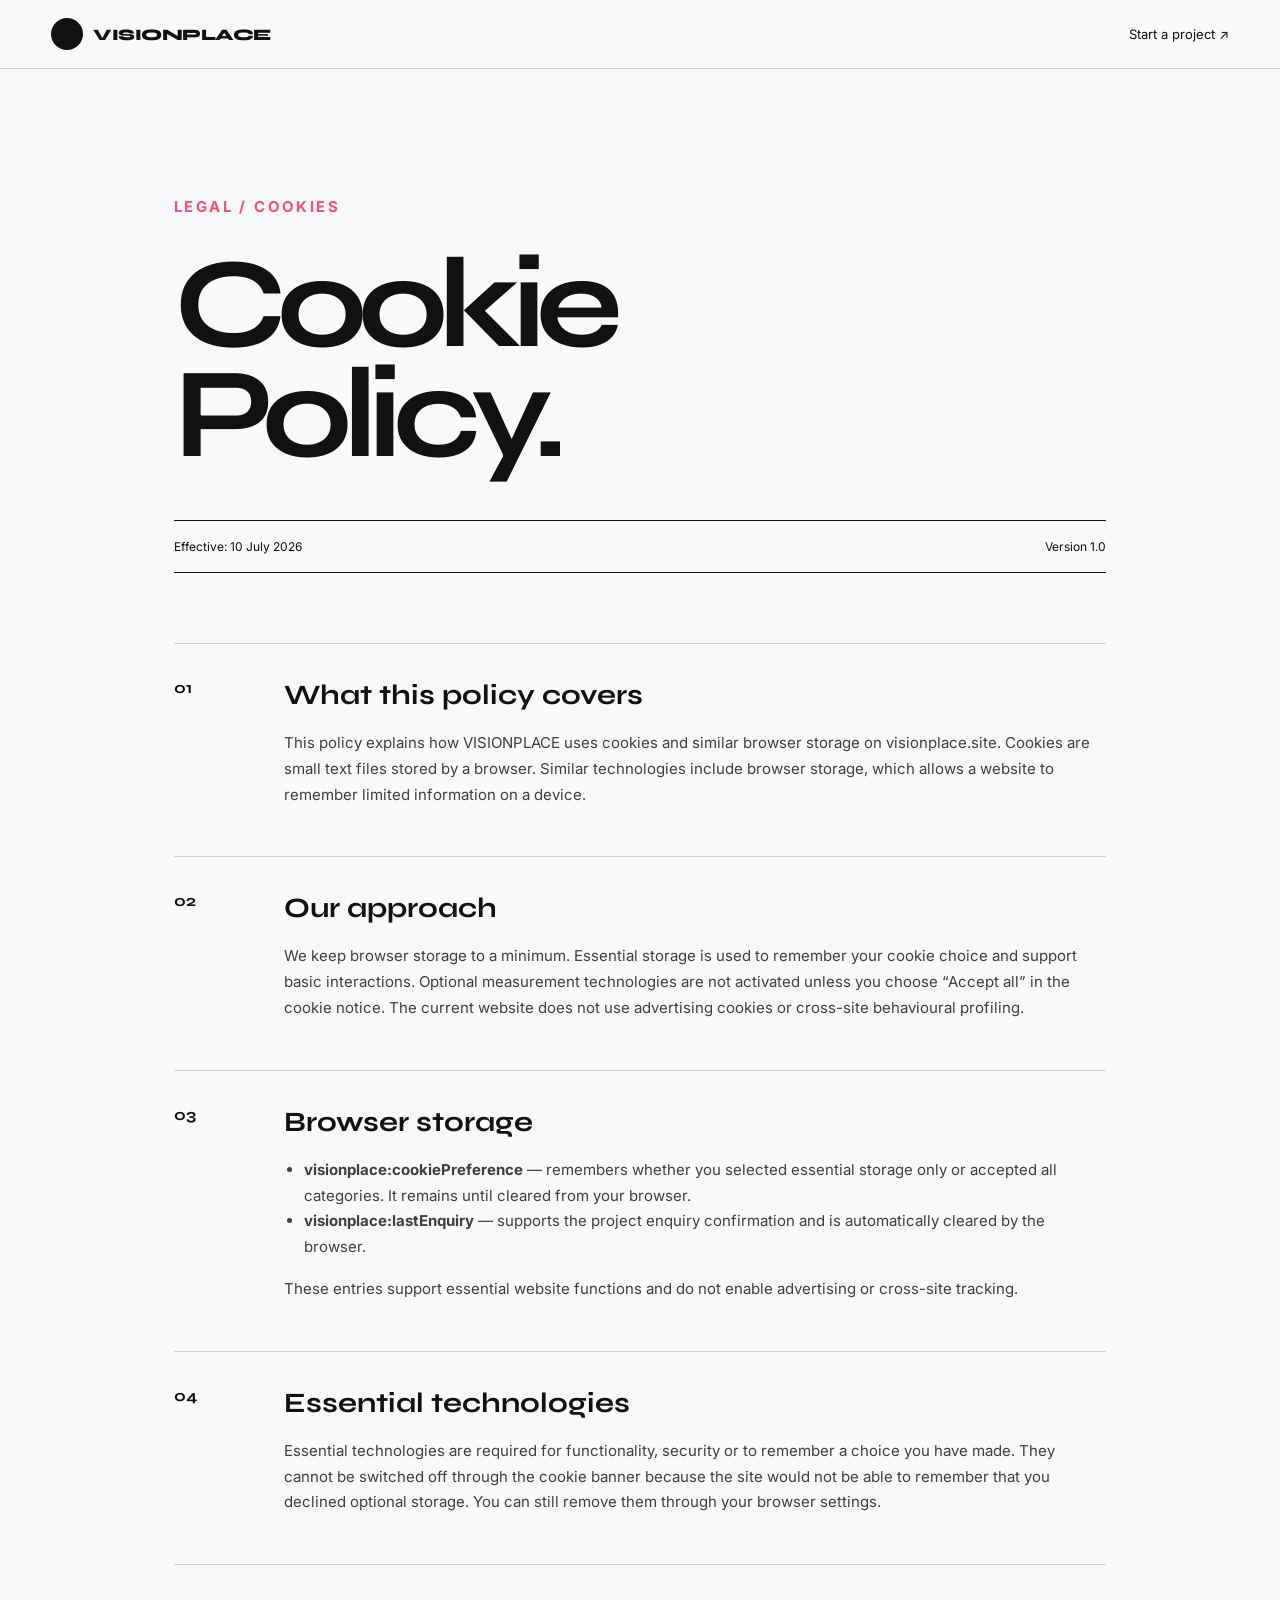
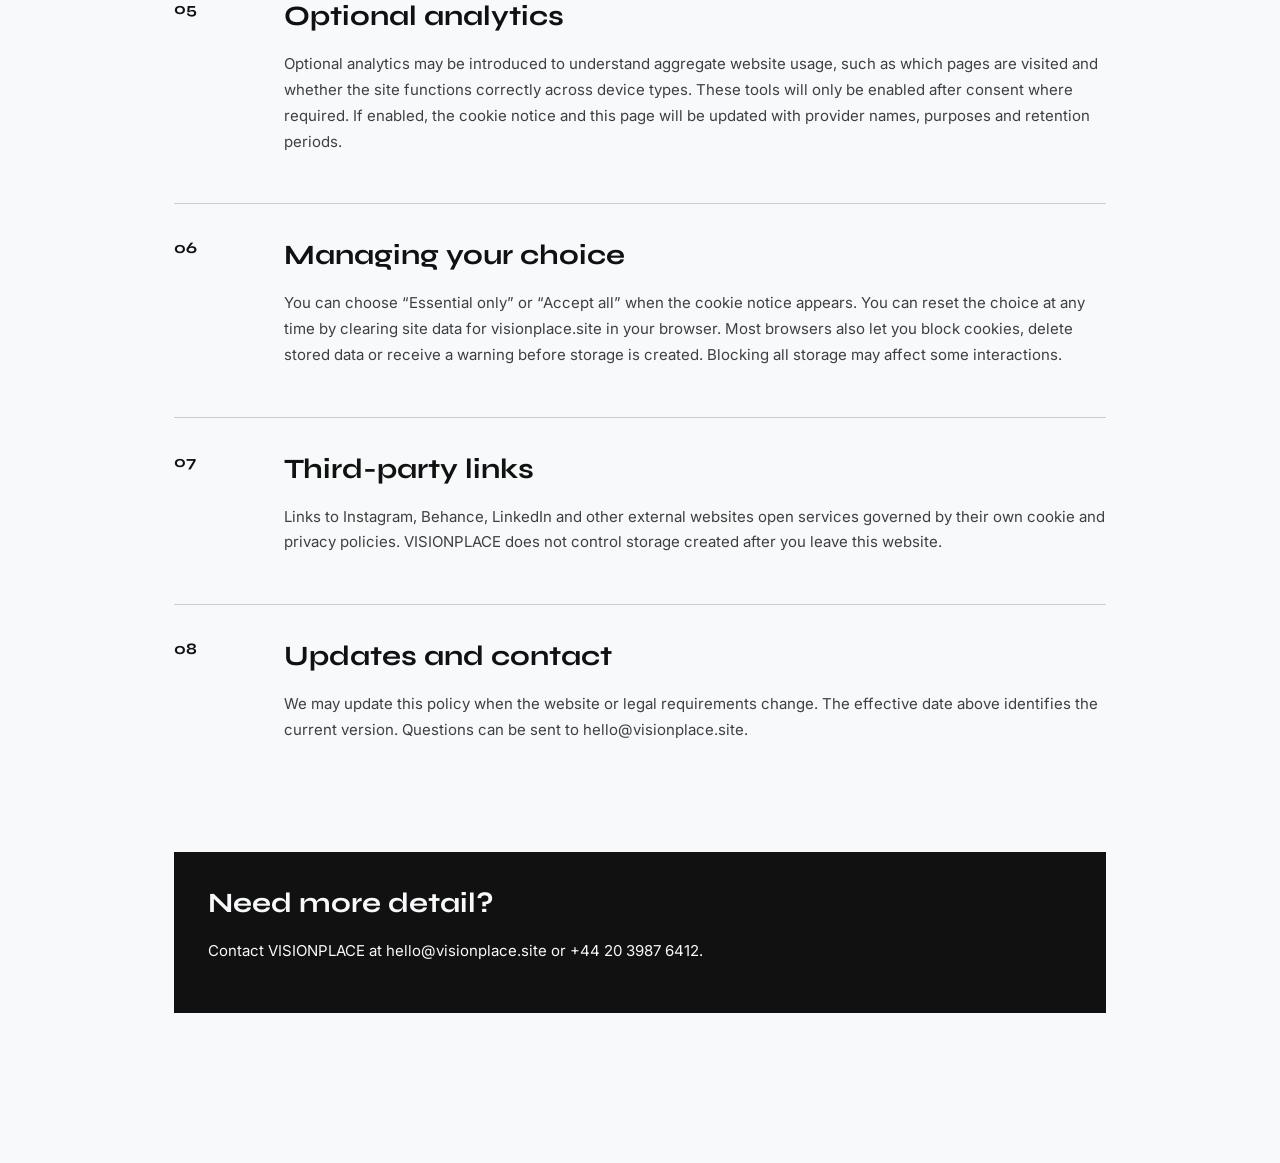
<file: cookies.html>
<!doctype html>
<html lang="en">
<head>
  <meta charset="utf-8">
  <meta name="viewport" content="width=device-width, initial-scale=1">
  <title>Cookie Policy — VISIONPLACE</title>
  <meta name="description" content="Details of cookies and browser storage used on the VISIONPLACE website.">
  <meta name="robots" content="index, follow">
  <link rel="canonical" href="https://visionplace.site/cookies.html">
  <link rel="icon" href="favicon.svg" type="image/svg+xml">
  <link rel="preconnect" href="https://fonts.googleapis.com">
  <link rel="preconnect" href="https://fonts.gstatic.com" crossorigin>
  <link href="https://fonts.googleapis.com/css2?family=Inter:wght@400;500;600;700&family=Syne:wght@500;600;700;800&display=swap" rel="stylesheet">
  <link rel="stylesheet" href="assets/styles.css">
</head>
<body class="legal-page">
  <header class="legal-header">
    <a class="brand" href="index.html"><span class="brand-mark">V</span><span>VISIONPLACE</span></a>
    <a href="index.html#contact">Start a project ↗</a>
  </header>
  <main class="legal-main">
    <p class="eyebrow">Legal / Cookies</p>
    <h1>Cookie<br>Policy.</h1>
    <div class="legal-meta"><span>Effective: 10 July 2026</span><span>Version 1.0</span></div>

    <section><span>01</span><div><h2>What this policy covers</h2><p>This policy explains how VISIONPLACE uses cookies and similar browser storage on visionplace.site. Cookies are small text files stored by a browser. Similar technologies include browser storage, which allows a website to remember limited information on a device.</p></div></section>

    <section><span>02</span><div><h2>Our approach</h2><p>We keep browser storage to a minimum. Essential storage is used to remember your cookie choice and support basic interactions. Optional measurement technologies are not activated unless you choose “Accept all” in the cookie notice. The current website does not use advertising cookies or cross-site behavioural profiling.</p></div></section>

    <section><span>03</span><div><h2>Browser storage</h2><ul><li><strong>visionplace:cookiePreference</strong> — remembers whether you selected essential storage only or accepted all categories. It remains until cleared from your browser.</li><li><strong>visionplace:lastEnquiry</strong> — supports the project enquiry confirmation and is automatically cleared by the browser.</li></ul><p>These entries support essential website functions and do not enable advertising or cross-site tracking.</p></div></section>

    <section><span>04</span><div><h2>Essential technologies</h2><p>Essential technologies are required for functionality, security or to remember a choice you have made. They cannot be switched off through the cookie banner because the site would not be able to remember that you declined optional storage. You can still remove them through your browser settings.</p></div></section>

    <section><span>05</span><div><h2>Optional analytics</h2><p>Optional analytics may be introduced to understand aggregate website usage, such as which pages are visited and whether the site functions correctly across device types. These tools will only be enabled after consent where required. If enabled, the cookie notice and this page will be updated with provider names, purposes and retention periods.</p></div></section>

    <section><span>06</span><div><h2>Managing your choice</h2><p>You can choose “Essential only” or “Accept all” when the cookie notice appears. You can reset the choice at any time by clearing site data for visionplace.site in your browser. Most browsers also let you block cookies, delete stored data or receive a warning before storage is created. Blocking all storage may affect some interactions.</p></div></section>

    <section><span>07</span><div><h2>Third-party links</h2><p>Links to Instagram, Behance, LinkedIn and other external websites open services governed by their own cookie and privacy policies. VISIONPLACE does not control storage created after you leave this website.</p></div></section>

    <section><span>08</span><div><h2>Updates and contact</h2><p>We may update this policy when the website or legal requirements change. The effective date above identifies the current version. Questions can be sent to <a href="mailto:hello@visionplace.site">hello@visionplace.site</a>.</p></div></section>

    <div class="legal-contact"><h2>Need more detail?</h2><p>Contact VISIONPLACE at <a href="mailto:hello@visionplace.site">hello@visionplace.site</a> or +44 20 3987 6412.</p></div>
  </main>
</body>
</html>
</file>
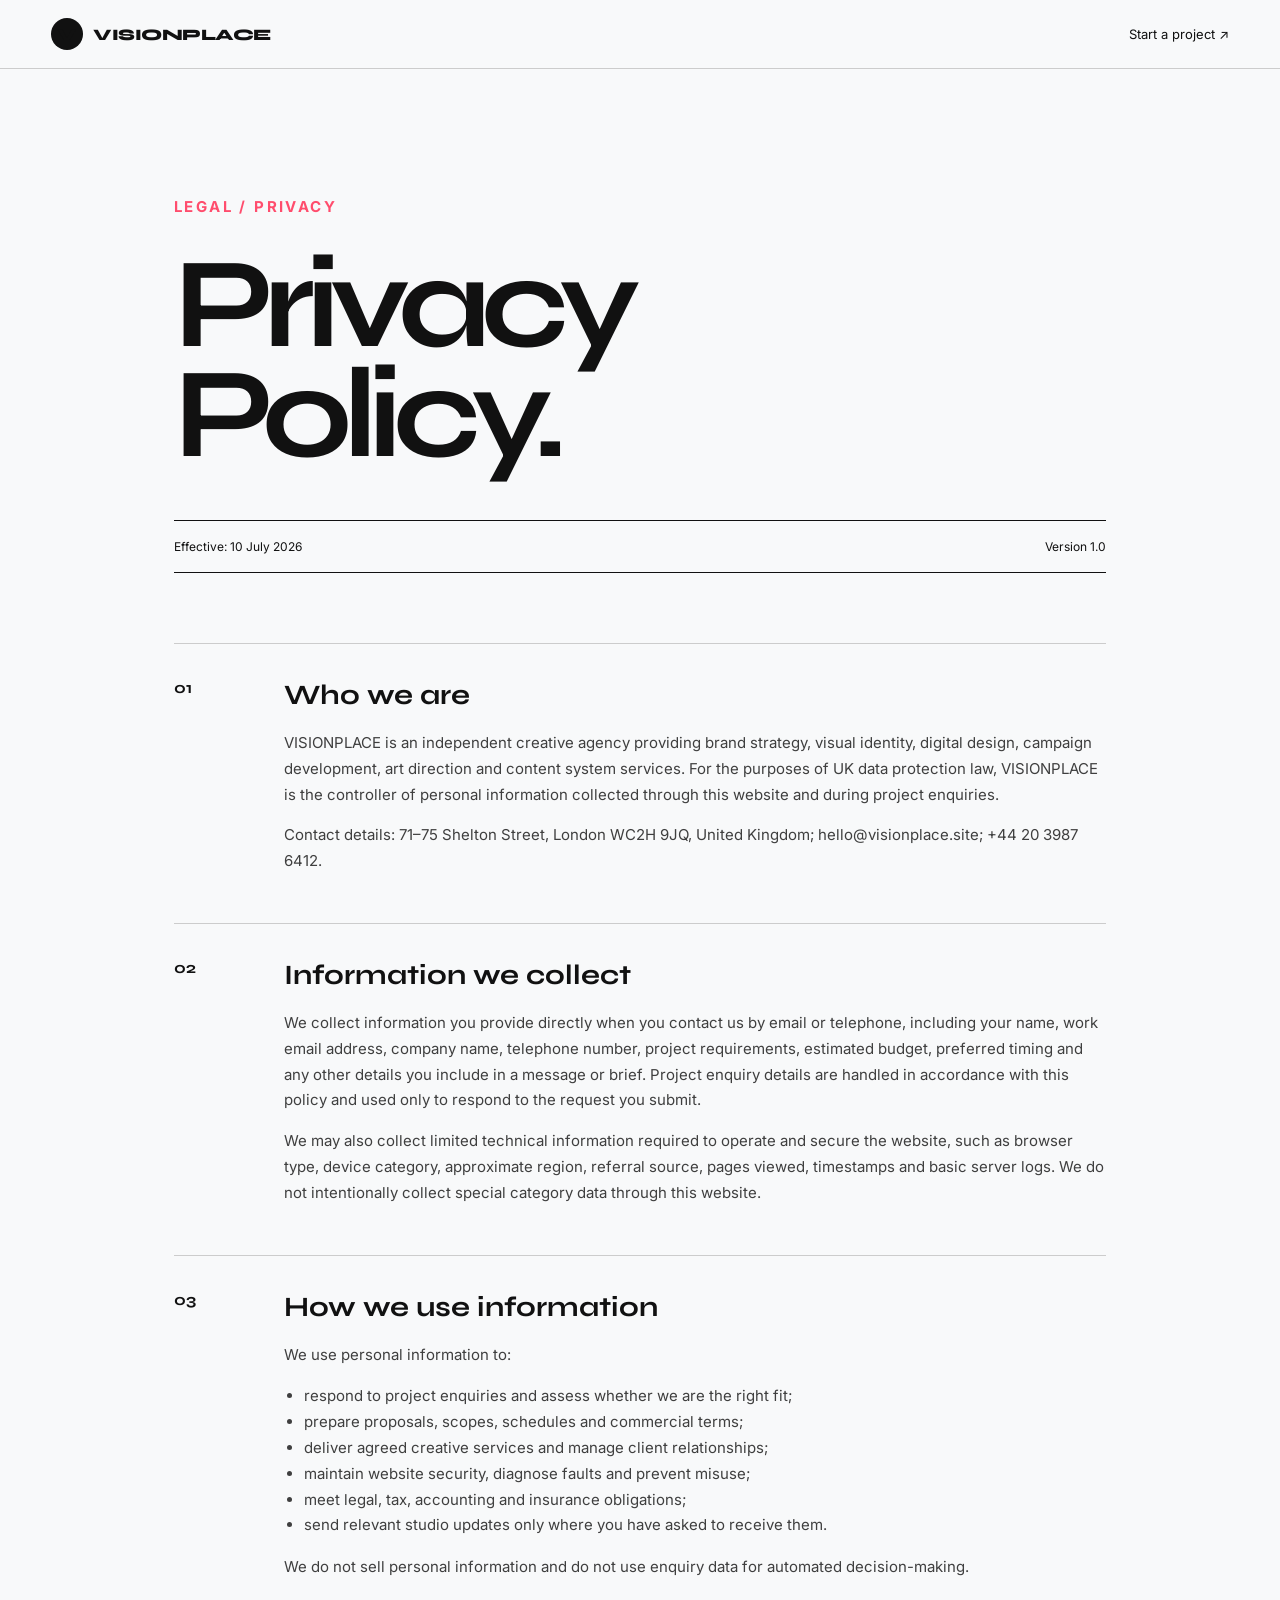
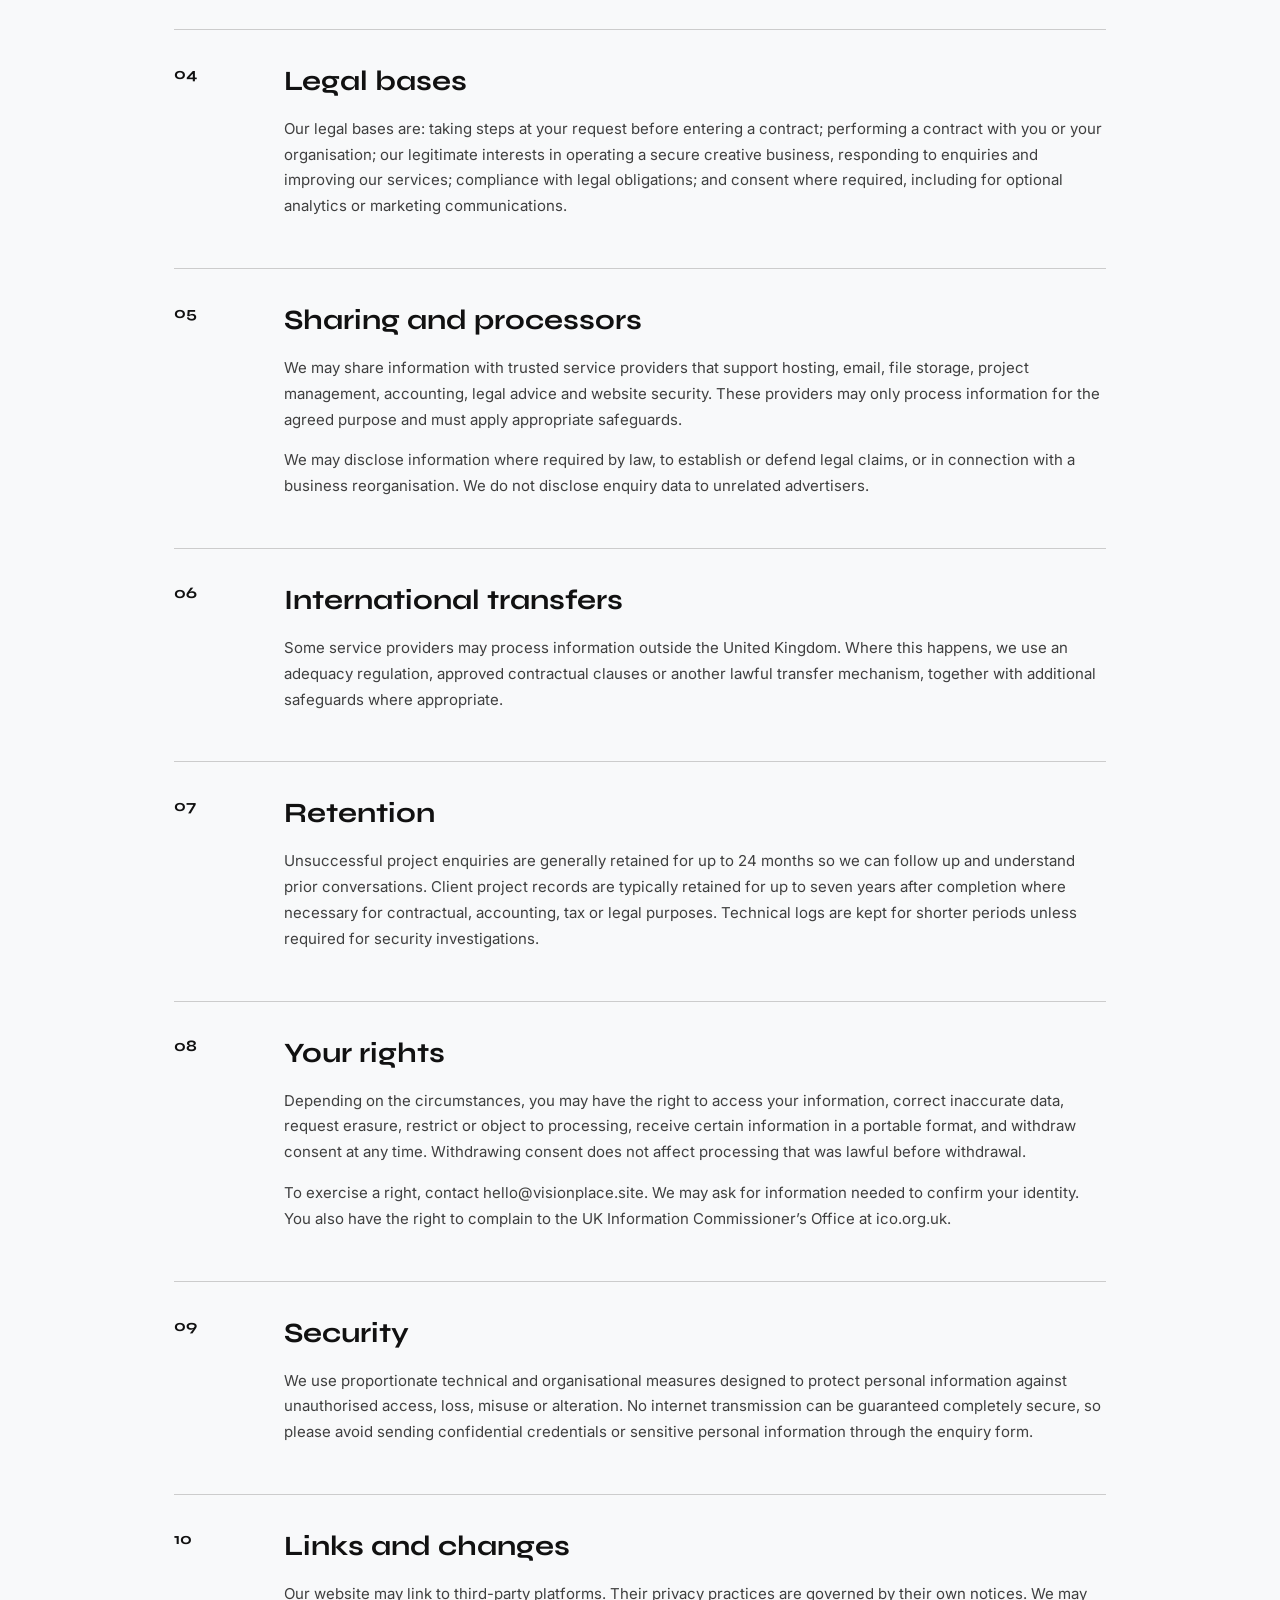
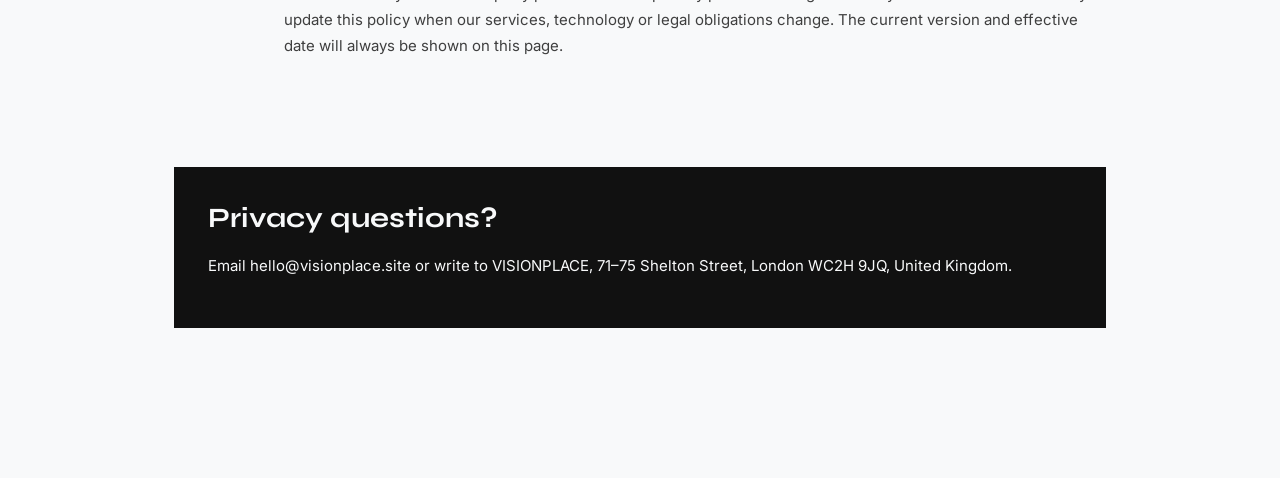
<file: privacy.html>
<!doctype html>
<html lang="en">
<head>
  <meta charset="utf-8">
  <meta name="viewport" content="width=device-width, initial-scale=1">
  <title>Privacy Policy — VISIONPLACE</title>
  <meta name="description" content="How VISIONPLACE collects, uses, stores and protects personal information.">
  <meta name="robots" content="index, follow">
  <link rel="canonical" href="https://visionplace.site/privacy.html">
  <link rel="icon" href="favicon.svg" type="image/svg+xml">
  <link rel="preconnect" href="https://fonts.googleapis.com">
  <link rel="preconnect" href="https://fonts.gstatic.com" crossorigin>
  <link href="https://fonts.googleapis.com/css2?family=Inter:wght@400;500;600;700&family=Syne:wght@500;600;700;800&display=swap" rel="stylesheet">
  <link rel="stylesheet" href="assets/styles.css">
</head>
<body class="legal-page">
  <header class="legal-header">
    <a class="brand" href="index.html"><span class="brand-mark">V</span><span>VISIONPLACE</span></a>
    <a href="index.html#contact">Start a project ↗</a>
  </header>
  <main class="legal-main">
    <p class="eyebrow">Legal / Privacy</p>
    <h1>Privacy<br>Policy.</h1>
    <div class="legal-meta"><span>Effective: 10 July 2026</span><span>Version 1.0</span></div>

    <section><span>01</span><div><h2>Who we are</h2><p>VISIONPLACE is an independent creative agency providing brand strategy, visual identity, digital design, campaign development, art direction and content system services. For the purposes of UK data protection law, VISIONPLACE is the controller of personal information collected through this website and during project enquiries.</p><p>Contact details: 71–75 Shelton Street, London WC2H 9JQ, United Kingdom; <a href="mailto:hello@visionplace.site">hello@visionplace.site</a>; +44 20 3987 6412.</p></div></section>

    <section><span>02</span><div><h2>Information we collect</h2><p>We collect information you provide directly when you contact us by email or telephone, including your name, work email address, company name, telephone number, project requirements, estimated budget, preferred timing and any other details you include in a message or brief. Project enquiry details are handled in accordance with this policy and used only to respond to the request you submit.</p><p>We may also collect limited technical information required to operate and secure the website, such as browser type, device category, approximate region, referral source, pages viewed, timestamps and basic server logs. We do not intentionally collect special category data through this website.</p></div></section>

    <section><span>03</span><div><h2>How we use information</h2><p>We use personal information to:</p><ul><li>respond to project enquiries and assess whether we are the right fit;</li><li>prepare proposals, scopes, schedules and commercial terms;</li><li>deliver agreed creative services and manage client relationships;</li><li>maintain website security, diagnose faults and prevent misuse;</li><li>meet legal, tax, accounting and insurance obligations;</li><li>send relevant studio updates only where you have asked to receive them.</li></ul><p>We do not sell personal information and do not use enquiry data for automated decision-making.</p></div></section>

    <section><span>04</span><div><h2>Legal bases</h2><p>Our legal bases are: taking steps at your request before entering a contract; performing a contract with you or your organisation; our legitimate interests in operating a secure creative business, responding to enquiries and improving our services; compliance with legal obligations; and consent where required, including for optional analytics or marketing communications.</p></div></section>

    <section><span>05</span><div><h2>Sharing and processors</h2><p>We may share information with trusted service providers that support hosting, email, file storage, project management, accounting, legal advice and website security. These providers may only process information for the agreed purpose and must apply appropriate safeguards.</p><p>We may disclose information where required by law, to establish or defend legal claims, or in connection with a business reorganisation. We do not disclose enquiry data to unrelated advertisers.</p></div></section>

    <section><span>06</span><div><h2>International transfers</h2><p>Some service providers may process information outside the United Kingdom. Where this happens, we use an adequacy regulation, approved contractual clauses or another lawful transfer mechanism, together with additional safeguards where appropriate.</p></div></section>

    <section><span>07</span><div><h2>Retention</h2><p>Unsuccessful project enquiries are generally retained for up to 24 months so we can follow up and understand prior conversations. Client project records are typically retained for up to seven years after completion where necessary for contractual, accounting, tax or legal purposes. Technical logs are kept for shorter periods unless required for security investigations.</p></div></section>

    <section><span>08</span><div><h2>Your rights</h2><p>Depending on the circumstances, you may have the right to access your information, correct inaccurate data, request erasure, restrict or object to processing, receive certain information in a portable format, and withdraw consent at any time. Withdrawing consent does not affect processing that was lawful before withdrawal.</p><p>To exercise a right, contact <a href="mailto:hello@visionplace.site">hello@visionplace.site</a>. We may ask for information needed to confirm your identity. You also have the right to complain to the UK Information Commissioner’s Office at <a href="https://ico.org.uk/" target="_blank" rel="noopener">ico.org.uk</a>.</p></div></section>

    <section><span>09</span><div><h2>Security</h2><p>We use proportionate technical and organisational measures designed to protect personal information against unauthorised access, loss, misuse or alteration. No internet transmission can be guaranteed completely secure, so please avoid sending confidential credentials or sensitive personal information through the enquiry form.</p></div></section>

    <section><span>10</span><div><h2>Links and changes</h2><p>Our website may link to third-party platforms. Their privacy practices are governed by their own notices. We may update this policy when our services, technology or legal obligations change. The current version and effective date will always be shown on this page.</p></div></section>

    <div class="legal-contact"><h2>Privacy questions?</h2><p>Email <a href="mailto:hello@visionplace.site">hello@visionplace.site</a> or write to VISIONPLACE, 71–75 Shelton Street, London WC2H 9JQ, United Kingdom.</p></div>
  </main>
</body>
</html>
</file>
<file: assets/styles.css>
:root{
  --ink:#111111;--paper:#f8f9fa;--pink:#ff4d6d;--yellow:#ffd166;--violet:#6c63ff;
  --ease:cubic-bezier(.16,1,.3,1);--header-h:84px;--pad:clamp(24px,4vw,72px)
}
*{box-sizing:border-box}html{scroll-behavior:smooth;background:var(--ink)}body{margin:0;background:var(--paper);color:var(--ink);font-family:Inter,Arial,sans-serif;overflow-x:hidden}body.menu-open,body.dialog-open{overflow:hidden}a{color:inherit;text-decoration:none}img{display:block;width:100%;height:auto}button,input,select,textarea{font:inherit}button{color:inherit}.sr-only{position:absolute!important;width:1px!important;height:1px!important;padding:0!important;margin:-1px!important;overflow:hidden!important;clip:rect(0,0,0,0)!important;white-space:nowrap!important;border:0!important}.skip-link{position:fixed;top:8px;left:8px;z-index:9999;background:var(--paper);padding:12px 16px;transform:translateY(-160%)}.skip-link:focus{transform:none}.page-transition{position:fixed;inset:0;background:var(--pink);z-index:9998;transform:translateY(-101%);pointer-events:none}.site-header{position:fixed;z-index:1000;top:0;left:0;width:100%;height:var(--header-h);padding:0 var(--pad);display:grid;grid-template-columns:1fr auto 1fr;align-items:center;color:var(--paper);mix-blend-mode:difference;transition:transform .5s var(--ease)}.site-header.is-hidden{transform:translateY(-100%)}.brand{display:inline-flex;align-items:center;gap:10px;font-family:Syne,sans-serif;font-weight:800;letter-spacing:-.03em}.brand-mark{display:grid;place-items:center;width:32px;height:32px;background:currentColor;color:var(--ink);font-size:17px;border-radius:50%}.header-status{font-size:12px;letter-spacing:.04em;display:flex;align-items:center;gap:8px}.status-dot{width:8px;height:8px;background:var(--pink);border-radius:50%;box-shadow:0 0 0 5px rgba(255,77,109,.15)}.desktop-nav{justify-self:end;display:flex;gap:26px;font-size:13px;font-weight:600}.desktop-nav a{position:relative}.desktop-nav a:after{content:"";position:absolute;left:0;bottom:-5px;width:100%;height:1px;background:currentColor;transform:scaleX(0);transform-origin:right;transition:.35s var(--ease)}.desktop-nav a:hover:after{transform:scaleX(1);transform-origin:left}.menu-toggle{display:none;justify-self:end;background:none;border:0;width:44px;height:44px;position:relative;cursor:pointer}.menu-toggle span{position:absolute;left:8px;width:28px;height:2px;background:currentColor;transition:.4s var(--ease)}.menu-toggle span:first-child{top:17px}.menu-toggle span:last-child{top:25px}.menu-toggle[aria-expanded="true"] span:first-child{top:21px;transform:rotate(45deg)}.menu-toggle[aria-expanded="true"] span:last-child{top:21px;transform:rotate(-45deg)}
.cursor{position:fixed;z-index:9997;top:0;left:0;width:34px;height:34px;border:1px solid rgba(255,255,255,.8);border-radius:50%;pointer-events:none;mix-blend-mode:difference;transform:translate(-50%,-50%);transition:width .25s,height .25s,background .25s}.cursor.is-active{width:62px;height:62px;background:#fff}.cursor span{position:absolute;inset:10px;border-radius:50%;background:#fff;opacity:.12}
.menu-panel{position:fixed;inset:0;z-index:900;background:var(--pink);color:var(--ink);padding:calc(var(--header-h) + 40px) var(--pad) 32px;display:grid;grid-template-columns:minmax(240px,.7fr) 1.3fr;gap:7vw;visibility:hidden;clip-path:inset(0 0 100% 0);transition:clip-path .75s var(--ease),visibility .75s}.menu-panel.is-open{visibility:visible;clip-path:inset(0)}.menu-media{border-radius:2px;background-size:cover;background-position:center;min-height:50vh;filter:saturate(.9);transform:rotate(-2deg);transition:background-image .2s,transform .6s var(--ease)}.menu-links{display:flex;flex-direction:column;justify-content:center}.menu-links a{display:flex;align-items:flex-start;gap:26px;font-family:Syne,sans-serif;font-size:clamp(50px,7.5vw,128px);font-weight:700;letter-spacing:-.07em;line-height:.9;padding:.08em 0;transition:transform .35s var(--ease),font-style .35s}.menu-links a span{font-family:Inter,sans-serif;font-size:11px;letter-spacing:0;margin-top:.65em}.menu-links a:hover{transform:translateX(22px) skewX(-4deg);font-style:italic}.menu-foot{grid-column:1/-1;display:flex;justify-content:space-between;border-top:1px solid currentColor;padding-top:16px;font-size:13px}
.hero{min-height:100svh;background:var(--ink);color:var(--paper);position:relative;padding:calc(var(--header-h) + 42px) var(--pad) 42px;display:grid;grid-template-columns:minmax(0,1.35fr) minmax(300px,.65fr);grid-template-rows:1fr auto;gap:28px;overflow:hidden}.hero-copy{position:relative;z-index:2;display:flex;flex-direction:column;justify-content:center}.eyebrow{text-transform:uppercase;font-size:11px;letter-spacing:.16em;font-weight:700}.hero-title{margin:20px 0 34px;font-family:Syne,sans-serif;font-size:clamp(66px,10.2vw,178px);font-weight:700;letter-spacing:-.075em;line-height:.75}.hero-title>span{display:block}.hero-title .word-line{color:var(--pink);min-height:.85em}.changing-word{display:inline-block;transition:opacity .25s,transform .25s}.changing-word.is-changing{opacity:0;transform:translateY(18px) rotate(2deg)}.hero-bottom{display:grid;grid-template-columns:minmax(220px,430px) auto;gap:40px;align-items:end}.hero-bottom p{font-size:clamp(15px,1.2vw,19px);line-height:1.55;margin:0;color:rgba(248,249,250,.76)}.text-link,.project-link{display:inline-flex;align-items:center;gap:18px;font-weight:700;font-size:13px;border-bottom:1px solid currentColor;padding-bottom:8px;width:max-content}.text-link span,.project-link span{font-size:20px}.hero-art{position:absolute;right:-6vw;top:10vh;width:min(52vw,820px);height:min(74vh,760px);z-index:1;overflow:hidden;clip-path:polygon(12% 0,100% 6%,92% 100%,0 91%);transition:clip-path .8s var(--ease),filter .8s var(--ease),transform .4s var(--ease)}.hero-art img{width:100%;height:100%;object-fit:cover;filter:grayscale(1) blur(4px) contrast(1.25);transform:scale(1.09) rotate(-1.5deg);transition:filter .8s var(--ease),transform .8s var(--ease)}.hero-art.is-clear{clip-path:inset(0);filter:none}.hero-art.is-clear img{filter:grayscale(0) blur(0) contrast(1);transform:scale(1)}.vision-grid{position:absolute;inset:0;background-image:linear-gradient(rgba(255,255,255,.12) 1px,transparent 1px),linear-gradient(90deg,rgba(255,255,255,.12) 1px,transparent 1px);background-size:66px 66px;opacity:0;transition:.6s}.hero-art.is-clear .vision-grid{opacity:.3}.vision-fragment{position:absolute;font-family:Syne,sans-serif;font-weight:800;font-size:clamp(18px,3vw,48px);mix-blend-mode:difference;transition:transform .8s var(--ease),opacity .6s}.fragment-a{top:12%;left:4%;transform:rotate(-11deg)}.fragment-b{top:42%;right:2%;transform:rotate(7deg)}.fragment-c{bottom:5%;left:32%;transform:rotate(-4deg)}.hero-art.is-clear .vision-fragment{transform:rotate(0);opacity:.58}.vision-control{position:relative;z-index:3;grid-column:2;align-self:end;background:rgba(248,249,250,.08);backdrop-filter:blur(14px);padding:18px 20px;border:1px solid rgba(255,255,255,.14)}.vision-labels{display:flex;justify-content:space-between;font-size:10px;letter-spacing:.11em;font-weight:700}.vision-slider input{width:100%;appearance:none;height:3px;background:linear-gradient(90deg,var(--pink) 0 22%,rgba(255,255,255,.25) 22%);outline:0;margin:18px 0}.vision-slider input::-webkit-slider-thumb{appearance:none;width:22px;height:22px;border-radius:50%;background:var(--paper);border:6px solid var(--pink);cursor:ew-resize}.vision-control p{font-size:12px;color:rgba(248,249,250,.62);margin:0}.scroll-note{position:absolute;left:var(--pad);bottom:22px;font-size:10px;text-transform:uppercase;letter-spacing:.12em;display:flex;align-items:center;gap:10px}.scroll-note span{display:block;width:34px;height:1px;background:currentColor;animation:pulseLine 1.8s infinite}@keyframes pulseLine{0%,100%{transform:scaleX(.4);transform-origin:left}50%{transform:scaleX(1)}}
.section-pad{padding:clamp(86px,12vw,190px) var(--pad)}.section-index{text-transform:uppercase;font-size:10px;letter-spacing:.16em;font-weight:700;margin-bottom:48px}.intro{background:var(--paper)}.intro-grid{display:grid;grid-template-columns:1.25fr .75fr;gap:9vw;align-items:end}.display-copy,.section-title{font-family:Syne,sans-serif;font-weight:700;letter-spacing:-.065em;line-height:.95;margin:0;font-size:clamp(48px,7.2vw,116px)}.display-copy em{font-style:normal;color:var(--pink)}.intro-text{max-width:600px}.intro-text p{font-size:clamp(17px,1.55vw,24px);line-height:1.55;margin:0 0 1.2em}.intro-text p:last-child{font-size:15px;color:#5b5b5b}.work{background:var(--ink);color:var(--paper)}.work-head{padding-bottom:70px}.project{position:sticky;top:0;min-height:100svh;padding:clamp(84px,10vw,160px) var(--pad) 40px;display:grid;grid-template-columns:.65fr 1.35fr;gap:6vw;align-items:center;overflow:hidden}.project-noir{background:#e74864;color:#111}.project-orbit{background:#171631}.project-fable{background:#efd082;color:#111}.project-meta{position:relative;z-index:2}.project-meta>span{display:inline-block;margin-right:28px;font-size:11px;text-transform:uppercase;letter-spacing:.12em}.project-meta h3{font-family:Syne,sans-serif;font-size:clamp(38px,5vw,78px);line-height:.98;letter-spacing:-.055em;margin:28px 0}.project-meta p{max-width:460px;line-height:1.5;font-size:15px}.project-meta ul{list-style:none;padding:0;margin:34px 0;display:grid;gap:10px;font-size:13px}.project-meta li:before{content:"↳";margin-right:10px}.project-visual{margin:0;position:relative;transform:rotate(2deg)}.project:nth-of-type(even) .project-visual{transform:rotate(-2deg)}.project-visual img{height:min(70vh,760px);object-fit:cover;box-shadow:0 40px 100px rgba(0,0,0,.25)}.project-noir .project-visual img{object-position:center 46%}.project-visual figcaption{font-size:11px;text-transform:uppercase;letter-spacing:.11em;margin-top:12px}.services{background:var(--paper)}.services-head{display:grid;grid-template-columns:1fr minmax(260px,430px);gap:8vw;align-items:end;margin-bottom:90px}.services-head p{font-size:17px;line-height:1.6;margin:0}.service-list{border-top:2px solid var(--ink)}.service-row{border-bottom:1px solid #999;transition:background .5s var(--ease)}.service-row button{width:100%;border:0;background:none;padding:22px 0;display:grid;grid-template-columns:70px 1fr 40px;text-align:left;align-items:center;cursor:pointer}.service-num{font-size:11px}.service-name{font-family:Syne,sans-serif;font-size:clamp(34px,6.5vw,102px);font-weight:700;letter-spacing:-.06em;line-height:1;transition:transform .45s var(--ease),color .3s}.service-row button:hover .service-name{transform:translateX(18px);color:var(--service-accent,var(--pink))}.service-plus{font-size:28px;text-align:right}.service-detail{display:grid;grid-template-columns:.7fr 1.3fr;gap:7vw;max-height:0;overflow:hidden;opacity:0;transition:max-height .8s var(--ease),opacity .5s,padding .8s var(--ease)}.service-row.is-open .service-detail{max-height:820px;opacity:1;padding:0 0 44px 70px}.service-image{height:260px;overflow:hidden}.service-image img{height:100%;object-fit:cover}.service-detail>p{font-size:20px;line-height:1.45;margin:0}.service-detail ol{grid-column:2;list-style:none;counter-reset:service;padding:0;margin:0;display:grid;grid-template-columns:1fr 1fr;gap:10px 30px;font-size:13px}.service-detail li:before{counter-increment:service;content:"0" counter(service) "  ";font-weight:700;color:#777}.process{height:360vh;background:var(--ink);color:var(--paper)}.process-sticky{position:sticky;top:0;height:100svh;overflow:hidden}.process-copy{position:relative;z-index:2;padding-top:clamp(80px,9vw,140px);padding-bottom:0}.process-copy .section-title{max-width:950px}.process-copy>p{max-width:500px;margin:30px 0 0;color:rgba(248,249,250,.63);line-height:1.6}.chaos-field{position:absolute;inset:0;pointer-events:none}.chaos-item{position:absolute;font-family:Syne,sans-serif;font-weight:800;transition:transform .7s var(--ease),opacity .5s}.chaos-item.c1{left:10%;top:68%;font-size:60px;color:var(--pink);transform:rotate(-17deg)}.chaos-item.c2{left:42%;top:58%;font-size:110px;color:var(--yellow);transform:rotate(12deg)}.chaos-item.c3{right:10%;top:17%;font-size:44px;transform:rotate(8deg)}.chaos-item.c4{left:62%;top:70%;width:140px;height:140px;background:var(--violet);transform:rotate(27deg)}.chaos-item.c5{right:4%;bottom:8%;font-size:70px;color:var(--pink);transform:rotate(-8deg)}.chaos-item.c6{left:7%;top:28%;font-size:80px;color:var(--violet);transform:rotate(31deg)}.chaos-item.c7{right:28%;top:38%;width:68px;height:68px;border-radius:50%;background:var(--yellow)}.chaos-item.c8{left:25%;bottom:8%;font-size:38px;transform:rotate(9deg)}.process-steps{position:absolute;left:var(--pad);right:var(--pad);bottom:52px;z-index:3;display:grid;grid-template-columns:repeat(4,1fr);gap:14px}.process-steps article{background:var(--paper);color:var(--ink);padding:28px;min-height:205px;transform:translateY(130%);opacity:0;transition:transform .9s var(--ease),opacity .5s}.process-steps span{font-size:10px}.process-steps h3{font-family:Syne,sans-serif;font-size:30px;margin:44px 0 12px}.process-steps p{font-size:12px;line-height:1.5;margin:0}.statement{background:var(--ink);color:var(--paper);padding:12vw var(--pad);overflow:hidden}.statement-line{font-family:Syne,sans-serif;font-weight:800;font-size:clamp(54px,10vw,164px);line-height:.82;letter-spacing:-.075em;margin:0;white-space:nowrap}.statement-line.outline{-webkit-text-stroke:1px var(--paper);color:transparent}.statement-line.accent{color:var(--pink);transform:translateX(9vw)}.before-after{background:var(--paper)}.ba-head{display:grid;grid-template-columns:1fr minmax(260px,450px);gap:8vw;align-items:end;margin-bottom:70px}.ba-head p{font-size:17px;line-height:1.6;margin:0}.compare{position:relative;overflow:hidden;aspect-ratio:16/8;cursor:ew-resize;background:#ddd}.compare-base,.compare-before img{width:100%;height:100%;object-fit:cover}.compare-before{position:absolute;inset:0 auto 0 0;width:48%;overflow:hidden}.compare-before img{width:calc(100vw - 2*var(--pad));max-width:none}.compare-line{position:absolute;top:0;bottom:0;left:48%;width:2px;background:var(--paper);transform:translateX(-1px);pointer-events:none}.compare-line span{position:absolute;top:50%;left:50%;transform:translate(-50%,-50%);display:grid;place-items:center;width:54px;height:54px;border-radius:50%;background:var(--paper);color:var(--ink);font-size:20px}.compare input{position:absolute;inset:0;width:100%;height:100%;opacity:0;cursor:ew-resize}.compare-label{position:absolute;top:20px;padding:8px 12px;background:var(--ink);color:var(--paper);font-size:10px;text-transform:uppercase;letter-spacing:.12em}.before-label{left:20px}.after-label{right:20px}.ba-details{display:grid;grid-template-columns:repeat(3,1fr);gap:40px;margin-top:34px}.ba-details span{font-size:10px;text-transform:uppercase;letter-spacing:.14em;font-weight:700}.ba-details p{font-size:13px;line-height:1.6;color:#555}.clients{background:var(--yellow);overflow:hidden}.clients-head{padding-bottom:0}.marquee{overflow:hidden;border-top:1px solid var(--ink);border-bottom:1px solid var(--ink);transform:rotate(-1.1deg) scale(1.02)}.marquee.reverse{transform:rotate(1.1deg) scale(1.02);margin-top:20px;background:var(--violet);color:var(--paper)}.marquee-track{width:max-content;font-family:Syne,sans-serif;font-weight:800;font-size:clamp(48px,8vw,126px);line-height:1;padding:.15em 0;animation:marquee 34s linear infinite}.reverse .marquee-track{animation-direction:reverse;animation-duration:41s}@keyframes marquee{to{transform:translateX(-50%)}}.metrics{display:grid;grid-template-columns:repeat(4,1fr);gap:28px;padding-top:100px}.metrics article{border-top:1px solid var(--ink);padding-top:18px}.metrics strong{display:block;font-family:Syne,sans-serif;font-size:clamp(48px,7vw,100px);letter-spacing:-.07em}.metrics span{font-size:12px;text-transform:uppercase;letter-spacing:.11em}.studio{background:var(--paper)}.studio-layout{display:grid;grid-template-columns:.75fr 1.25fr;gap:8vw}.studio-copy{padding-top:30px}.studio-copy p{max-width:520px;font-size:16px;line-height:1.7}.studio-copy blockquote{font-family:Syne,sans-serif;font-size:clamp(26px,3vw,48px);letter-spacing:-.04em;line-height:1.1;margin:70px 0 0;color:var(--violet)}.studio-gallery{position:relative;min-height:920px}.studio-image{margin:0;position:absolute;overflow:visible}.studio-image img{height:calc(100% - 24px);object-fit:cover;transition:transform .9s var(--ease),filter .6s var(--ease);box-shadow:0 28px 70px rgba(17,17,17,.18)}.studio-image:hover img{transform:scale(1.035);filter:saturate(1.08)}.studio-image figcaption{font-size:10px;text-transform:uppercase;letter-spacing:.12em;margin-top:9px}.studio-image-a{left:0;top:0;width:66%;height:52%;z-index:1}.studio-image-b{left:12%;bottom:0;width:62%;height:45%;z-index:2}.studio-image-c{right:0;top:19%;width:34%;height:61%;z-index:3;transform:rotate(1.5deg)}.studio-image-c img{object-position:center top}.principles{margin-top:130px;border-top:1px solid var(--ink);display:grid;grid-template-columns:repeat(3,1fr)}.principles article{padding:26px 30px 0 0;border-right:1px solid var(--ink);min-height:230px}.principles article+article{padding-left:30px}.principles article:last-child{border:0}.principles span{font-size:10px}.principles h3{font-family:Syne,sans-serif;font-size:27px;line-height:1.1;margin:50px 0 12px}.principles p{font-size:13px;line-height:1.6;color:#555}.contact{background:var(--pink);color:var(--ink);padding:clamp(90px,11vw,160px) var(--pad) 30px}.contact-top h2{font-family:Syne,sans-serif;font-size:clamp(70px,12vw,190px);line-height:.77;letter-spacing:-.08em;margin:28px 0 60px}.open-form{width:100%;border:2px solid var(--ink);background:transparent;padding:20px 28px;display:flex;justify-content:space-between;align-items:center;font-family:Syne,sans-serif;font-weight:700;font-size:clamp(24px,3vw,46px);cursor:pointer;transition:background .45s var(--ease),color .45s}.open-form:hover{background:var(--ink);color:var(--paper)}.open-form span{font-size:1.1em;transition:transform .45s}.open-form:hover span{transform:translate(10px,-10px)}.contact-grid{display:grid;grid-template-columns:1fr .7fr 1.4fr .7fr;gap:34px;margin:110px 0 120px}.contact-grid div{display:flex;flex-direction:column;gap:8px}.contact-grid span{font-size:10px;text-transform:uppercase;letter-spacing:.14em;font-weight:700;margin-bottom:8px}.contact-grid a,.contact-grid address{font-style:normal;font-size:14px;line-height:1.6}.contact-grid a:hover{text-decoration:underline}.site-footer{border-top:1px solid var(--ink);padding-top:24px;display:grid;grid-template-columns:1fr auto 1fr;align-items:center;gap:30px;font-size:11px}.site-footer p{margin:0}.site-footer nav{justify-self:end;display:flex;gap:22px}
.project-dialog{width:min(1040px,calc(100% - 30px));max-height:92svh;border:0;padding:0;background:var(--paper);color:var(--ink);overflow:auto}.project-dialog::backdrop{background:rgba(17,17,17,.82);backdrop-filter:blur(10px)}.project-dialog[open]{animation:dialogIn .6s var(--ease)}@keyframes dialogIn{from{opacity:0;transform:translateY(40px) scale(.97)}}.dialog-close{position:sticky;top:14px;float:right;margin:14px 14px 0 0;z-index:3;width:44px;height:44px;border-radius:50%;border:1px solid var(--ink);background:var(--paper);font-size:26px;cursor:pointer}.dialog-intro{padding:70px 6vw 40px}.dialog-intro>span{font-size:10px;text-transform:uppercase;letter-spacing:.14em}.dialog-intro h2{font-family:Syne,sans-serif;font-size:clamp(46px,7vw,94px);line-height:.92;letter-spacing:-.06em;margin:20px 0}.dialog-intro p{max-width:620px;line-height:1.6;color:#555}.contact-form{border-top:1px solid var(--ink);padding:40px 6vw 70px;display:grid;grid-template-columns:1fr 1fr;gap:30px}.contact-form label{display:grid;gap:10px}.contact-form label>span{font-size:11px;text-transform:uppercase;letter-spacing:.09em;font-weight:700}.contact-form input,.contact-form select,.contact-form textarea{width:100%;border:0;border-bottom:1px solid var(--ink);background:transparent;padding:12px 0;outline:0;border-radius:0}.contact-form input:focus,.contact-form select:focus,.contact-form textarea:focus{border-color:var(--pink);box-shadow:0 2px 0 var(--pink)}.contact-form .full{grid-column:1/-1}.consent{display:flex!important;grid-template-columns:auto 1fr!important;align-items:start}.consent input{width:18px;height:18px;margin:0}.consent span{font-size:11px!important;text-transform:none!important;letter-spacing:0!important;line-height:1.5}.consent a{text-decoration:underline}.submit-btn{grid-column:1/-1;border:0;background:var(--ink);color:var(--paper);padding:22px 24px;display:flex;justify-content:space-between;font-family:Syne,sans-serif;font-size:23px;font-weight:700;cursor:pointer}.submit-btn i{font-style:normal}.success-alert{position:fixed;z-index:10000;right:24px;bottom:24px;width:min(470px,calc(100% - 48px));background:var(--paper);color:var(--ink);padding:22px;display:grid;grid-template-columns:auto 1fr auto;gap:18px;align-items:start;box-shadow:0 30px 100px rgba(0,0,0,.35);transform:translateY(140%);opacity:0;transition:.7s var(--ease)}.success-alert.is-visible{transform:none;opacity:1}.success-icon{width:48px;height:48px;border-radius:50%;background:var(--yellow);display:grid;place-items:center}.success-alert strong{font-family:Syne,sans-serif;font-size:19px}.success-alert p{font-size:12px;line-height:1.5;margin:6px 0 0;color:#555}.success-alert button{border:0;background:none;font-size:22px;cursor:pointer}.cookie-banner{position:fixed;z-index:8000;left:18px;right:18px;bottom:18px;background:var(--ink);color:var(--paper);padding:18px 20px;display:grid;grid-template-columns:1fr auto auto;gap:24px;align-items:center;box-shadow:0 20px 70px rgba(0,0,0,.3);transform:translateY(150%);transition:.65s var(--ease)}.cookie-banner.is-visible{transform:none}.cookie-banner strong{font-family:Syne,sans-serif}.cookie-banner p{font-size:12px;line-height:1.5;margin:6px 0 0;color:rgba(248,249,250,.65)}.cookie-actions{display:flex;gap:8px}.cookie-actions button{border:1px solid rgba(255,255,255,.45);background:transparent;color:var(--paper);padding:11px 14px;cursor:pointer}.cookie-actions button:last-child{background:var(--paper);color:var(--ink)}.cookie-banner>a{font-size:11px;text-decoration:underline}
.reveal{opacity:0;transform:translateY(36px);transition:opacity .85s var(--ease),transform .85s var(--ease)}.reveal.is-visible{opacity:1;transform:none}.magnetic{will-change:transform}.legal-page{background:var(--paper);color:var(--ink)}.legal-header{position:sticky;top:0;z-index:10;background:rgba(248,249,250,.92);backdrop-filter:blur(12px);padding:18px var(--pad);display:flex;justify-content:space-between;align-items:center;border-bottom:1px solid #ccc}.legal-header a:last-child{font-size:13px}.legal-main{max-width:980px;margin:0 auto;padding:110px 24px 150px}.legal-main .eyebrow{color:var(--pink)}.legal-main h1{font-family:Syne,sans-serif;font-size:clamp(58px,10vw,128px);line-height:.86;letter-spacing:-.075em;margin:30px 0 50px}.legal-meta{border-top:1px solid var(--ink);border-bottom:1px solid var(--ink);padding:18px 0;display:flex;justify-content:space-between;font-size:12px;margin-bottom:70px}.legal-main section{display:grid;grid-template-columns:80px 1fr;gap:30px;padding:34px 0;border-top:1px solid #ccc}.legal-main section>span{font-family:Syne,sans-serif;font-weight:700}.legal-main h2{font-family:Syne,sans-serif;font-size:28px;margin:0 0 18px}.legal-main p,.legal-main li{font-size:15px;line-height:1.72;color:#3f3f3f}.legal-main ul{padding-left:20px}.legal-contact{background:var(--ink);color:var(--paper);padding:34px;margin-top:60px}.legal-contact p,.legal-contact a{color:var(--paper)}
@media(max-width:980px){.header-status,.desktop-nav{display:none}.site-header{grid-template-columns:1fr auto}.menu-toggle{display:block}.menu-panel{grid-template-columns:1fr;padding-top:calc(var(--header-h) + 20px)}.menu-media{display:none}.menu-links a{font-size:clamp(54px,14vw,96px)}.hero{grid-template-columns:1fr;grid-template-rows:1fr auto;padding-top:calc(var(--header-h) + 42px)}.hero-art{width:65vw;height:52vh;right:-18vw;top:18vh;opacity:.72}.hero-copy{justify-content:flex-end;padding-bottom:14vh}.hero-title{font-size:clamp(64px,14.5vw,130px)}.vision-control{grid-column:1;width:min(420px,100%)}.scroll-note{display:none}.intro-grid,.services-head,.ba-head,.studio-layout{grid-template-columns:1fr}.intro-text,.services-head p,.ba-head p{max-width:620px}.project{grid-template-columns:1fr;align-content:center}.project-meta{order:2}.project-visual{order:1}.project-visual img{height:47vh}.process-steps{grid-template-columns:1fr 1fr}.process-steps article{min-height:150px}.process-steps h3{margin-top:18px}.statement-line{white-space:normal}.studio-layout{gap:70px}.studio-gallery{min-height:780px}.studio-image-c{width:32%;height:58%;top:18%}.contact-grid{grid-template-columns:1fr 1fr}.site-footer{grid-template-columns:1fr auto}.site-footer p{display:none}.cookie-banner{grid-template-columns:1fr auto}.cookie-banner>a{grid-column:1/-1}.legal-main section{grid-template-columns:50px 1fr}}
@media(max-width:680px){:root{--header-h:72px;--pad:20px}.site-header{padding:0 18px}.brand{font-size:14px}.brand-mark{width:28px;height:28px}.menu-panel{padding-left:20px;padding-right:20px}.menu-links a{font-size:15vw;padding:.16em 0}.menu-foot{font-size:11px}.hero{min-height:100svh;padding:calc(var(--header-h) + 26px) 20px 24px}.hero-copy{padding-bottom:30vh;justify-content:center}.eyebrow{font-size:9px}.hero-title{font-size:clamp(58px,18.2vw,90px);line-height:.79;margin-top:15px}.hero-bottom{grid-template-columns:1fr;gap:22px}.hero-bottom p{font-size:14px;max-width:330px}.hero-art{width:82vw;height:39vh;right:-12vw;top:auto;bottom:15vh;clip-path:polygon(8% 0,100% 8%,92% 100%,0 92%)}.vision-control{padding:12px 14px}.vision-control p{display:none}.section-pad{padding:88px 20px}.section-index{margin-bottom:32px}.display-copy,.section-title{font-size:clamp(44px,13.7vw,70px)}.intro-grid{gap:50px}.intro-text p{font-size:17px}.work-head{padding-bottom:46px}.project{position:relative;min-height:100svh;padding:90px 20px 30px;display:flex;flex-direction:column;justify-content:center;gap:28px}.project-visual{width:100%;transform:none!important}.project-visual img{height:42vh}.project-meta h3{font-size:42px;margin:18px 0}.project-meta ul{margin:20px 0}.service-row button{grid-template-columns:38px 1fr 28px;padding:18px 0}.service-name{font-size:38px}.service-detail{grid-template-columns:1fr}.service-row.is-open .service-detail{padding:0 0 30px 38px}.service-detail>p{font-size:17px}.service-detail ol{grid-column:1;grid-template-columns:1fr}.service-image{height:190px}.process{height:300vh}.process-copy{padding-top:90px}.process-copy>p{font-size:13px;max-width:330px}.chaos-item.c1{font-size:38px}.chaos-item.c2{font-size:68px}.chaos-item.c3{font-size:26px}.chaos-item.c4{width:80px;height:80px}.chaos-item.c5{font-size:38px}.process-steps{left:20px;right:20px;bottom:20px;gap:7px}.process-steps article{padding:16px;min-height:128px}.process-steps h3{font-size:19px}.process-steps p{font-size:10px}.statement{padding:110px 20px}.statement-line{font-size:clamp(48px,15vw,74px);line-height:.9}.compare{aspect-ratio:4/5}.compare-before img{width:calc(100vw - 40px)}.ba-details{grid-template-columns:1fr;gap:16px}.metrics{grid-template-columns:1fr 1fr;padding-top:80px}.metrics strong{font-size:64px}.studio-gallery{min-height:690px}.studio-image-a{width:88%;height:39%;left:0}.studio-image-b{width:82%;height:36%;left:0;bottom:0}.studio-image-c{width:46%;height:42%;right:0;top:30%;transform:rotate(1deg)}.principles{grid-template-columns:1fr}.principles article,.principles article+article{padding:24px 0;border-right:0;border-bottom:1px solid var(--ink);min-height:0}.principles h3{margin-top:24px}.contact{padding:88px 20px 24px}.contact-top h2{font-size:18vw}.contact-grid{grid-template-columns:1fr;gap:34px;margin:80px 0}.site-footer{grid-template-columns:1fr}.site-footer nav{justify-self:start;flex-wrap:wrap}.project-dialog{width:100%;height:100svh;max-height:100svh}.dialog-intro{padding:70px 20px 34px}.contact-form{padding:32px 20px 60px;grid-template-columns:1fr}.contact-form .full,.submit-btn{grid-column:1}.success-alert{right:14px;bottom:14px;width:calc(100% - 28px)}.cookie-banner{left:10px;right:10px;bottom:10px;grid-template-columns:1fr;gap:14px}.cookie-actions{width:100%}.cookie-actions button{flex:1}.legal-header{padding:16px 20px}.legal-main{padding:80px 20px 110px}.legal-main section{grid-template-columns:1fr;gap:8px}}
@media(pointer:coarse),(prefers-reduced-motion:reduce){.cursor{display:none}.magnetic{transform:none!important}.marquee-track{animation-duration:70s}.reveal{opacity:1;transform:none}.project{position:relative}.process{height:auto}.process-sticky{position:relative;height:auto;min-height:100svh;padding-bottom:30px}.chaos-field{opacity:.2}.process-steps{position:relative;left:auto;right:auto;bottom:auto;margin:70px 20px 0}.process-steps article{transform:none;opacity:1}.page-transition{display:none}}
</file>
